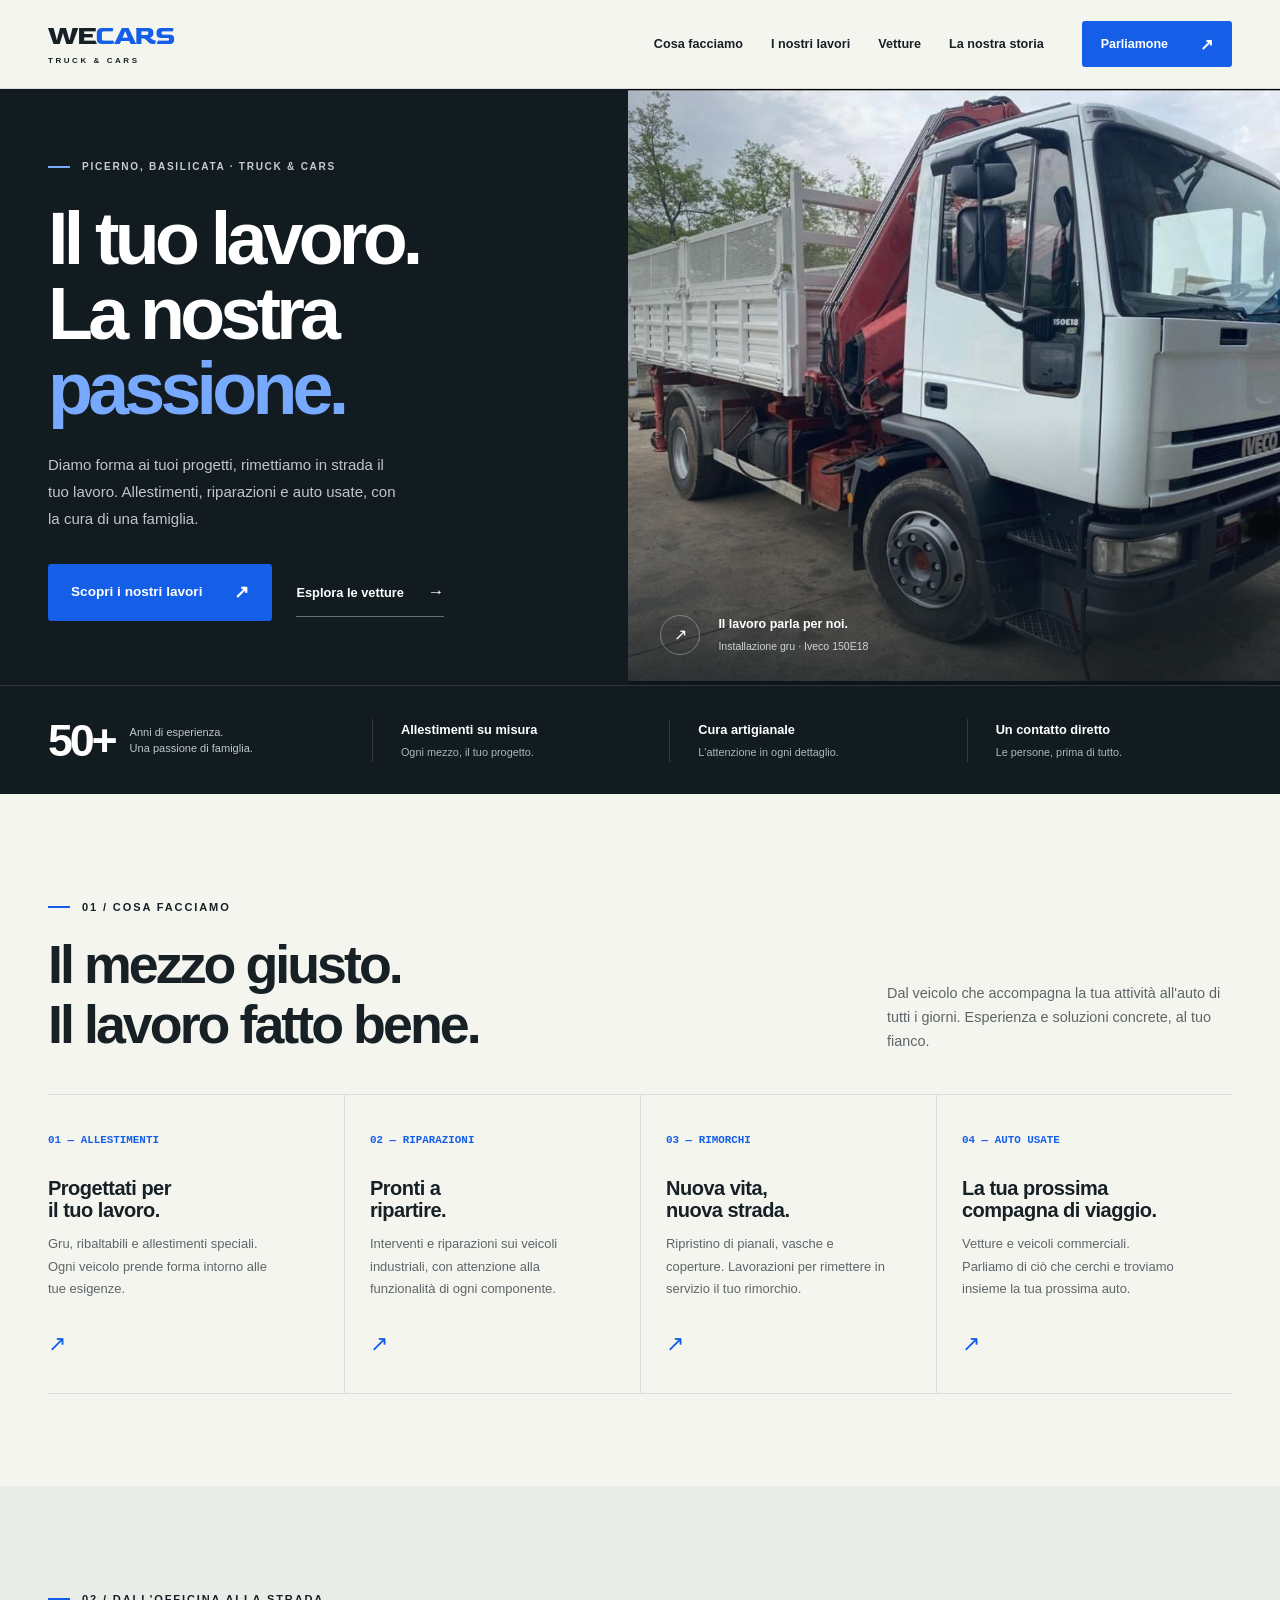
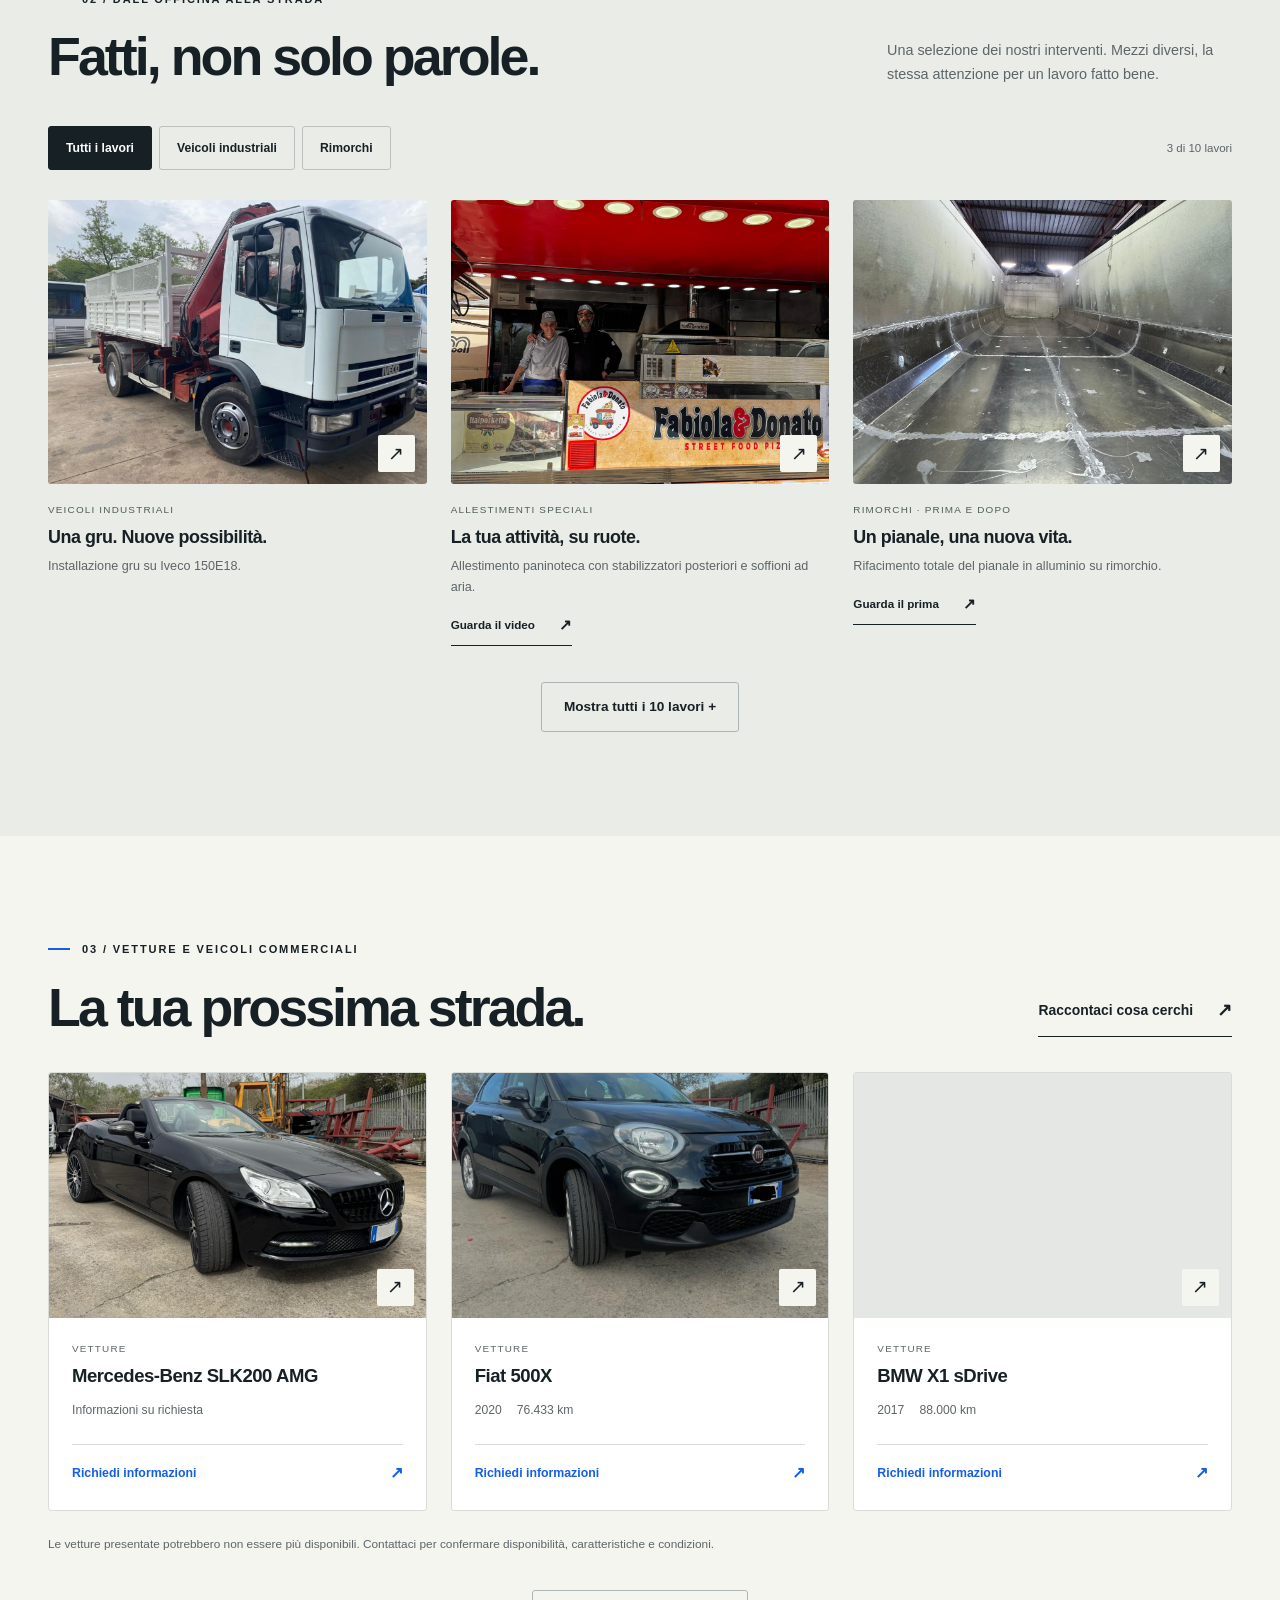
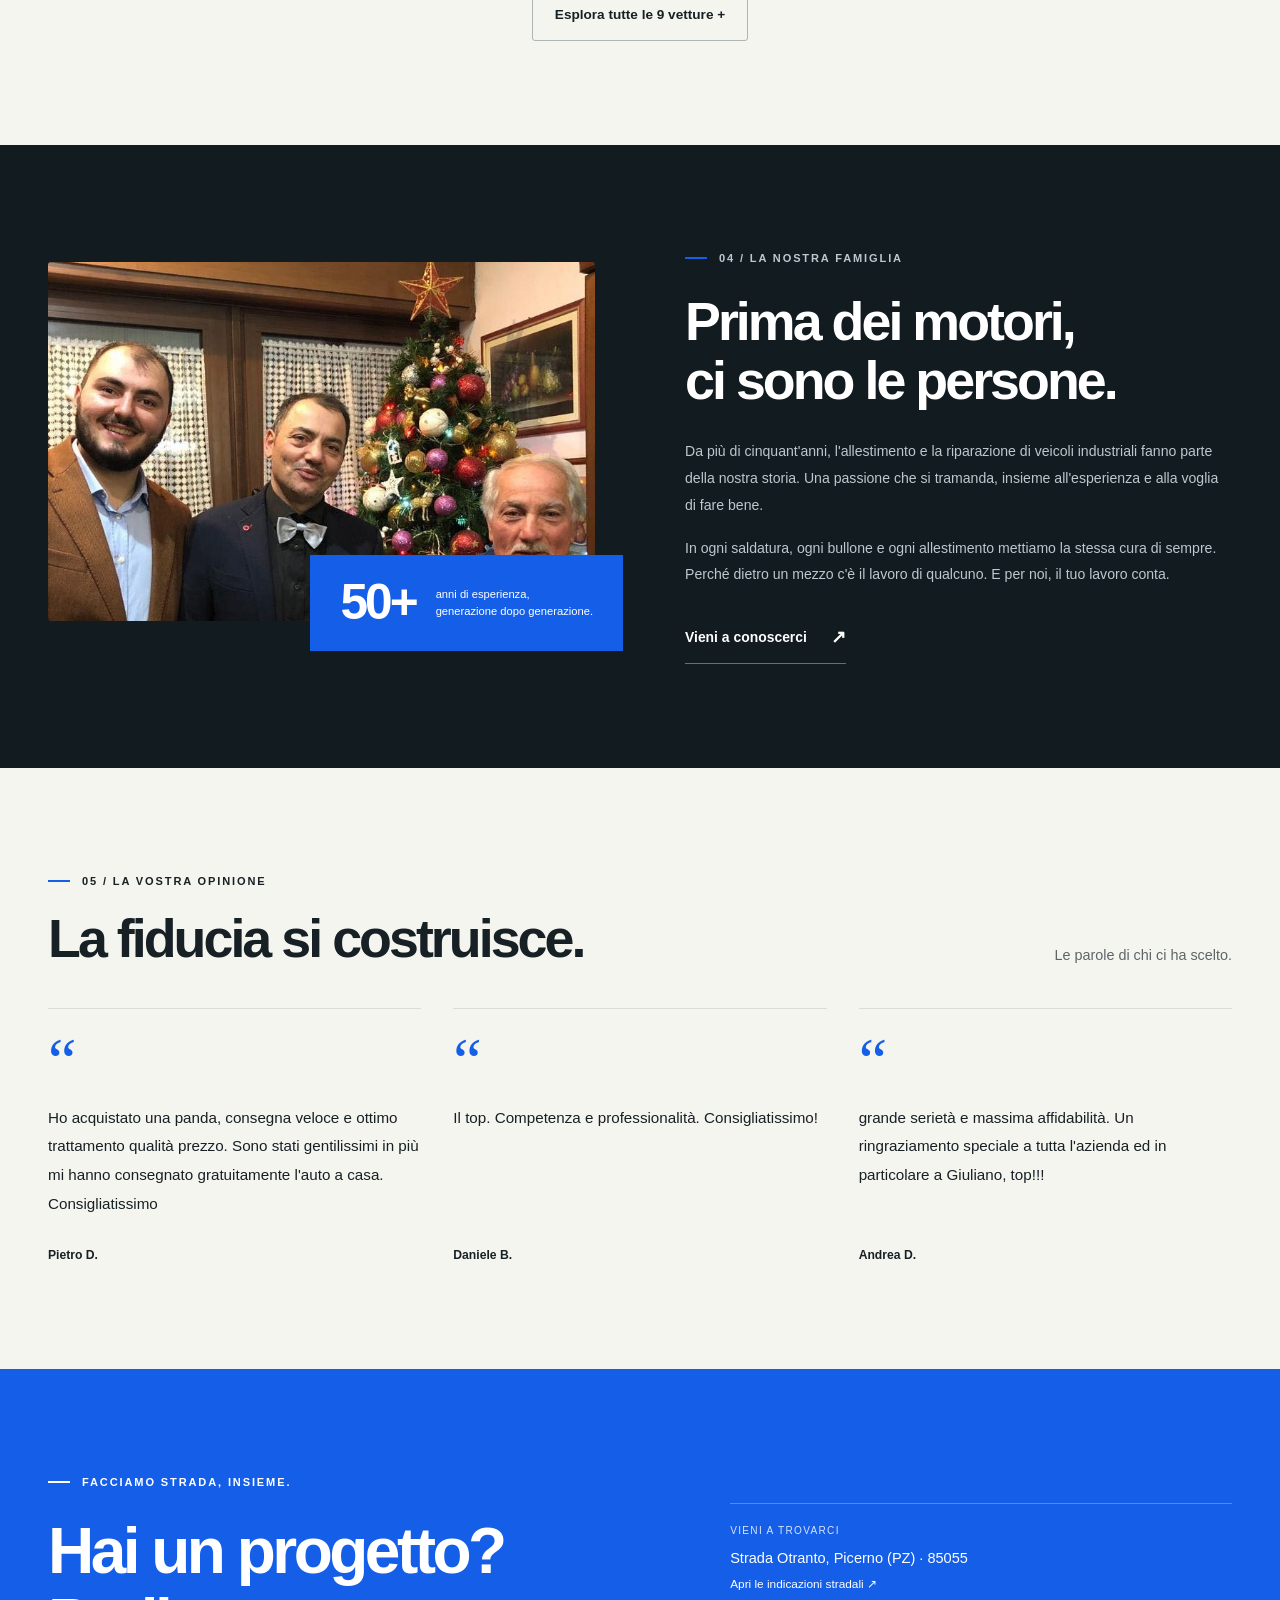
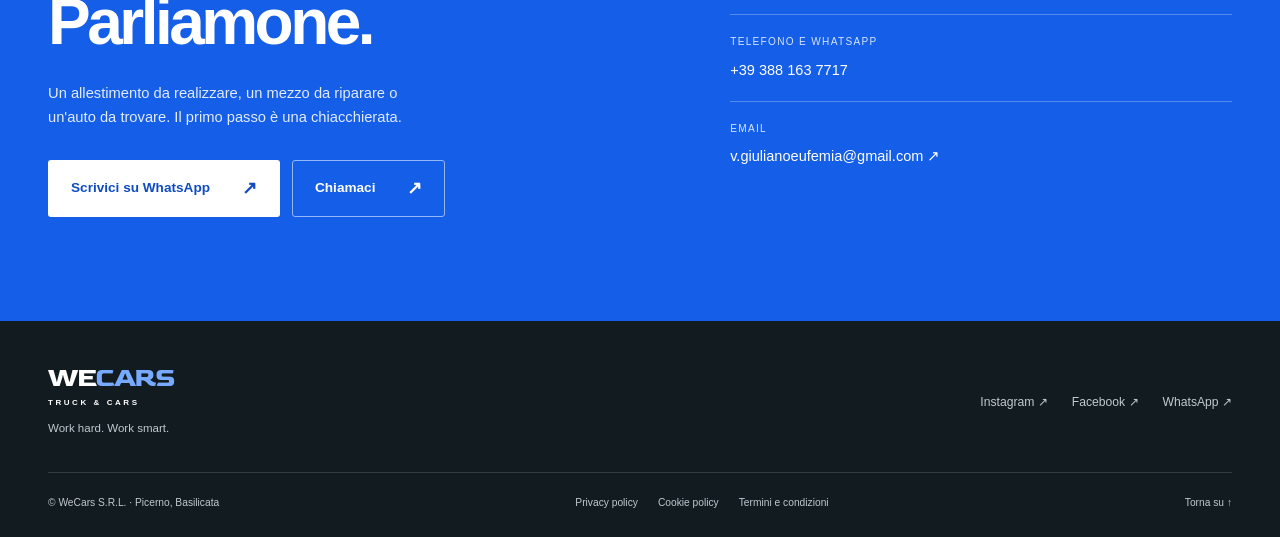
<file: index.html>
<!DOCTYPE html>
<html lang="it">
<head>
  <meta charset="UTF-8">
  <meta name="viewport" content="width=device-width, initial-scale=1">
  <title>WeCars | Auto usate e allestimenti veicoli industriali a Picerno</title>
  <meta name="description" content="WeCars a Picerno: vendita auto usate, allestimento e riparazione di veicoli industriali e rimorchi. Oltre 50 anni di esperienza, una passione di famiglia.">
  <meta name="theme-color" content="#121b20">
  <link rel="canonical" href="https://www.wecars.it/">
  <link rel="icon" href="./favicon.ico" type="image/x-icon">
  <link rel="preload" href="./fonts/goldman-v21-latin-700.woff2" as="font" type="font/woff2" crossorigin>
  <link rel="stylesheet" href="./style.css">
  <meta property="og:locale" content="it_IT">
  <meta property="og:type" content="website">
  <meta property="og:site_name" content="WeCars">
  <meta property="og:title" content="WeCars — Il tuo lavoro. La nostra passione.">
  <meta property="og:description" content="Auto usate, allestimenti e riparazioni di veicoli industriali. A Picerno, da oltre 50 anni.">
  <meta property="og:url" content="https://www.wecars.it/">
  <meta property="og:image" content="https://www.wecars.it/images/header.jpg">
  <meta property="og:image:alt" content="WeCars Truck & Cars">
  <script src="./script.js" defer></script>
</head>
<body>
  <a class="skip-link" href="#contenuto">Vai al contenuto</a>
  <header class="site-header">
    <div class="container header-inner">
      <a class="brand" href="./index.html" aria-label="WeCars, homepage"><span class="brand-name">WE<b>CARS</b></span><span class="brand-caption">TRUCK &amp; CARS</span></a>
      <button class="menu-toggle" type="button" aria-expanded="false" aria-controls="site-nav">Menu <span aria-hidden="true">☰</span></button>
      <nav class="site-nav" id="site-nav" aria-label="Navigazione principale">
        <a href="./index.html#servizi">Cosa facciamo</a>
        <a href="./index.html#lavori">I nostri lavori</a>
        <a href="./index.html#vetture">Vetture</a>
        <a href="./index.html#chi-siamo">La nostra storia</a>
        <a class="button" href="./index.html#contatti">Parliamone <span aria-hidden="true">↗</span></a>
      </nav>
    </div>
  </header>
  <main id="contenuto">
    <section class="hero" aria-labelledby="hero-title">
      <div class="container hero-main">
        <div class="hero-copy">
          <p class="eyebrow">Picerno, Basilicata · Truck &amp; Cars</p>
          <h1 id="hero-title">Il tuo lavoro.<br>La nostra<br><em>passione.</em></h1>
          <p class="hero-description">Diamo forma ai tuoi progetti, rimettiamo in strada il tuo lavoro. Allestimenti, riparazioni e auto usate, con la cura di una famiglia.</p>
          <div class="hero-actions">
            <a class="button" href="#lavori">Scopri i nostri lavori <span aria-hidden="true">↗</span></a>
            <a class="text-link" href="#vetture">Esplora le vetture <span aria-hidden="true">→</span></a>
          </div>
        </div>
        <figure class="hero-visual">
          <img src="./images/ind002-1.jpg" alt="Iveco 150E18 con gru allestito da WeCars, nel piazzale dell'officina" width="1179" height="892" fetchpriority="high">
          <figcaption class="photo-caption"><span aria-hidden="true">↗</span><p>Il lavoro parla per noi.<small>Installazione gru · Iveco 150E18</small></p></figcaption>
        </figure>
      </div>
      <div class="hero-foot">
        <div class="container hero-foot-inner">
          <div class="heritage-stat"><strong>50+</strong><span>Anni di esperienza.<br>Una passione di famiglia.</span></div>
          <div class="hero-value"><strong>Allestimenti su misura</strong><span>Ogni mezzo, il tuo progetto.</span></div>
          <div class="hero-value"><strong>Cura artigianale</strong><span>L'attenzione in ogni dettaglio.</span></div>
          <div class="hero-value"><strong>Un contatto diretto</strong><span>Le persone, prima di tutto.</span></div>
        </div>
      </div>
    </section>

    <section class="section services" id="servizi" aria-labelledby="services-title">
      <div class="container">
        <div class="section-heading">
          <div><p class="eyebrow">01 / Cosa facciamo</p><h2 id="services-title">Il mezzo giusto.<br>Il lavoro fatto bene.</h2></div>
          <p class="section-intro">Dal veicolo che accompagna la tua attività all'auto di tutti i giorni. Esperienza e soluzioni concrete, al tuo fianco.</p>
        </div>
        <div class="service-grid">
          <a class="service-card" href="#lavori"><span class="service-number">01 — ALLESTIMENTI</span><h3>Progettati per<br>il tuo lavoro.</h3><p>Gru, ribaltabili e allestimenti speciali. Ogni veicolo prende forma intorno alle tue esigenze.</p><span class="service-arrow" aria-hidden="true">↗</span></a>
          <a class="service-card" href="#contatti"><span class="service-number">02 — RIPARAZIONI</span><h3>Pronti a<br>ripartire.</h3><p>Interventi e riparazioni sui veicoli industriali, con attenzione alla funzionalità di ogni componente.</p><span class="service-arrow" aria-hidden="true">↗</span></a>
          <a class="service-card" href="#lavori"><span class="service-number">03 — RIMORCHI</span><h3>Nuova vita,<br>nuova strada.</h3><p>Ripristino di pianali, vasche e coperture. Lavorazioni per rimettere in servizio il tuo rimorchio.</p><span class="service-arrow" aria-hidden="true">↗</span></a>
          <a class="service-card" href="#vetture"><span class="service-number">04 — AUTO USATE</span><h3>La tua prossima<br>compagna di viaggio.</h3><p>Vetture e veicoli commerciali. Parliamo di ciò che cerchi e troviamo insieme la tua prossima auto.</p><span class="service-arrow" aria-hidden="true">↗</span></a>
        </div>
      </div>
    </section>

    <section class="section works" id="lavori" aria-labelledby="works-title">
      <div class="container">
        <div class="section-heading">
          <div><p class="eyebrow">02 / Dall'officina alla strada</p><h2 id="works-title">Fatti, non solo parole.</h2></div>
          <p class="section-intro">Una selezione dei nostri interventi. Mezzi diversi, la stessa attenzione per un lavoro fatto bene.</p>
        </div>
        <div class="filter-row" hidden>
          <div class="filters" role="group" aria-label="Filtra i lavori per categoria">
            <button class="filter" type="button" data-filter="all" aria-pressed="true" aria-controls="project-grid">Tutti i lavori</button>
            <button class="filter" type="button" data-filter="industriali" aria-pressed="false" aria-controls="project-grid">Veicoli industriali</button>
            <button class="filter" type="button" data-filter="rimorchi" aria-pressed="false" aria-controls="project-grid">Rimorchi</button>
          </div>
          <p class="result-count" id="project-count" role="status" aria-live="polite"></p>
        </div>
        <div class="project-grid" id="project-grid">
          <article class="project-card" data-category="industriali" data-gallery>
            <a class="project-image" href="./images/ind002-1.jpg" data-media data-title="Iveco 150E18 con gru installata" aria-label="Ingrandisci: Iveco 150E18 con gru installata">
              <img src="./images/ind002-1.jpg" alt="Iveco 150E18 con gru installata" width="1179" height="892" loading="lazy" decoding="async">
              <span class="image-open" aria-hidden="true">↗</span>
            </a>
            <p class="project-kind">Veicoli industriali</p>
            <h3>Una gru. Nuove possibilità.</h3>
            <p>Installazione gru su Iveco 150E18.</p>

          </article>
          <article class="project-card" data-category="industriali" data-gallery>
            <a class="project-image" href="./images/ind001-1.jpg" data-media data-title="Paninoteca allestita da WeCars" aria-label="Ingrandisci: Paninoteca allestita da WeCars">
              <img src="./images/ind001-1.jpg" alt="Paninoteca allestita da WeCars" width="1200" height="1600" loading="lazy" decoding="async">
              <span class="image-open" aria-hidden="true">↗</span>
            </a>
            <p class="project-kind">Allestimenti speciali</p>
            <h3>La tua attività, su ruote.</h3>
            <p>Allestimento paninoteca con stabilizzatori posteriori e soffioni ad aria.</p>
            <a class="text-link" href="./images/indvid001.mp4" data-media data-title="Paninoteca: stabilizzatori posteriori e soffioni ad aria">Guarda il video <span aria-hidden="true">↗</span></a>
          </article>
          <article class="project-card" data-category="rimorchi" data-gallery>
            <a class="project-image" href="./images/rim01-1.jpg" data-media data-title="Dopo: pianale in alluminio del rimorchio" aria-label="Ingrandisci: Dopo: pianale in alluminio del rimorchio">
              <img src="./images/rim01-1.jpg" alt="Dopo: pianale in alluminio del rimorchio" width="1200" height="1600" loading="lazy" decoding="async">
              <span class="image-open" aria-hidden="true">↗</span>
            </a>
            <p class="project-kind">Rimorchi · Prima e dopo</p>
            <h3>Un pianale, una nuova vita.</h3>
            <p>Rifacimento totale del pianale in alluminio su rimorchio.</p>
            <a class="text-link" href="./images/rim01.jpg" data-media data-title="Prima: pianale del rimorchio da ripristinare">Guarda il prima <span aria-hidden="true">↗</span></a>
          </article>
          <article class="project-card" data-category="industriali" data-gallery>
            <a class="project-image video-tile" href="./images/indvid003.mp4" data-media data-title="MAN TGA 26.400" aria-label="Apri il video: MAN TGA 26.400">
              <span>Dentro il nostro lavoro</span><span class="play-symbol" aria-hidden="true">▷</span>
              <strong>MAN TGA 26.400</strong><span class="image-open" aria-hidden="true">↗</span>
            </a>
            <p class="project-kind">Veicoli industriali</p>
            <h3>MAN TGA 26.400</h3>
            <p>Carrellone con rampe e stabilizzatori posteriori idraulici, lucidatura della cabina e cassetta porta attrezzi.</p>

          </article>
          <article class="project-card" data-category="industriali" data-gallery>
            <a class="project-image video-tile" href="./images/indvid004.mp4" data-media data-title="Ribaltabile Iveco 4×4" aria-label="Apri il video: Ribaltabile Iveco 4×4">
              <span>Dentro il nostro lavoro</span><span class="play-symbol" aria-hidden="true">▷</span>
              <strong>Ribaltabile Iveco 4×4</strong><span class="image-open" aria-hidden="true">↗</span>
            </a>
            <p class="project-kind">Veicoli industriali</p>
            <h3>Ribaltabile Iveco 4×4</h3>
            <p>Allestimento ribaltabile su Iveco 4×4.</p>

          </article>
          <article class="project-card" data-category="rimorchi" data-gallery>
            <a class="project-image video-tile" href="./images/rimvid002.mp4" data-media data-title="Vasca Comec" aria-label="Apri il video: Vasca Comec">
              <span>Dentro il nostro lavoro</span><span class="play-symbol" aria-hidden="true">▷</span>
              <strong>Vasca Comec</strong><span class="image-open" aria-hidden="true">↗</span>
            </a>
            <p class="project-kind">Rimorchi</p>
            <h3>Vasca Comec</h3>
            <p>Rifacimento totale della vasca.</p>

          </article>
          <article class="project-card" data-category="rimorchi" data-gallery>
            <a class="project-image" href="./images/rim03.jpg" data-media data-title="Tetto copri e scopri installato su rimorchio" aria-label="Ingrandisci: Tetto copri e scopri installato su rimorchio">
              <img src="./images/rim03.jpg" alt="Tetto copri e scopri installato su rimorchio" width="894" height="1239" loading="lazy" decoding="async">
              <span class="image-open" aria-hidden="true">↗</span>
            </a>
            <p class="project-kind">Rimorchi</p>
            <h3>Copri e scopri</h3>
            <p>Installazione del tetto copri e scopri su rimorchio.</p>

          </article>
          <article class="project-card" data-category="rimorchi" data-gallery>
            <a class="project-image" href="./images/rim04.jpg" data-media data-title="Pianale del rimorchio Menci dopo il rifacimento" aria-label="Ingrandisci: Pianale del rimorchio Menci dopo il rifacimento">
              <img src="./images/rim04.jpg" alt="Pianale del rimorchio Menci dopo il rifacimento" width="906" height="1600" loading="lazy" decoding="async">
              <span class="image-open" aria-hidden="true">↗</span>
            </a>
            <p class="project-kind">Rimorchi</p>
            <h3>Pianale Menci</h3>
            <p>Rifacimento totale del pianale del rimorchio.</p>

          </article>
          <article class="project-card" data-category="rimorchi" data-gallery>
            <a class="project-image" href="./images/rim05.jpg" data-media data-title="Copertura copri e scopri su rimorchio a quattro assi" aria-label="Ingrandisci: Copertura copri e scopri su rimorchio a quattro assi">
              <img src="./images/rim05.jpg" alt="Copertura copri e scopri su rimorchio a quattro assi" width="1179" height="1600" loading="lazy" decoding="async">
              <span class="image-open" aria-hidden="true">↗</span>
            </a>
            <p class="project-kind">Rimorchi</p>
            <h3>Copertura su quattro assi</h3>
            <p>Installazione del tetto copri e scopri su quattro assi.</p>

          </article>
          <article class="project-card" data-category="rimorchi" data-gallery>
            <a class="project-image" href="./images/rim06.jpg" data-media data-title="Frontale modificato del rimorchio Pagano" aria-label="Ingrandisci: Frontale modificato del rimorchio Pagano">
              <img src="./images/rim06.jpg" alt="Frontale modificato del rimorchio Pagano" width="942" height="1600" loading="lazy" decoding="async">
              <span class="image-open" aria-hidden="true">↗</span>
            </a>
            <p class="project-kind">Rimorchi</p>
            <h3>Frontale Pagano</h3>
            <p>Modifica del frontale del rimorchio Pagano.</p>

          </article>
        </div>
        <div class="more-row"><button class="button button-outline" id="more-projects" type="button" aria-expanded="false" aria-controls="project-grid" hidden>Mostra tutti i lavori +</button></div>
      </div>
    </section>

    <section class="section cars" id="vetture" aria-labelledby="cars-title">
      <div class="container">
        <div class="section-heading">
          <div><p class="eyebrow">03 / Vetture e veicoli commerciali</p><h2 id="cars-title">La tua prossima strada.</h2></div>
          <a class="text-link" href="https://wa.me/393881637717?text=Ciao%20WeCars%2C%20sto%20cercando%20un%27auto.%20Potete%20aiutarmi%3F" target="_blank" rel="noopener noreferrer">Raccontaci cosa cerchi <span aria-hidden="true">↗</span></a>
        </div>
        <div class="car-grid" id="car-grid">
          <article class="car-card">
            <a class="car-image" href="./images/vett09.jpg" data-media data-title="Mercedes-Benz SLK200 AMG" aria-label="Ingrandisci la foto: Mercedes-Benz SLK200 AMG">
              <img src="./images/vett09.jpg" alt="Mercedes-Benz SLK200 AMG fotografata nel piazzale WeCars" width="1200" height="1600" loading="lazy" decoding="async">
              <span class="image-open" aria-hidden="true">↗</span>
            </a>
            <div class="car-body">
              <p class="car-label">Vetture</p>
              <h3>Mercedes-Benz SLK200 AMG</h3>
              <p class="car-specs"><span>Informazioni su richiesta</span></p>
              <a class="text-link" href="https://wa.me/393881637717?text=Ciao%20WeCars%2C%20vorrei%20informazioni%20e%20disponibilit%C3%A0%20per%20Mercedes-Benz%20SLK200%20AMG." target="_blank" rel="noopener noreferrer" aria-label="Chiedi informazioni su Mercedes-Benz SLK200 AMG tramite WhatsApp">Richiedi informazioni <span aria-hidden="true">↗</span></a>
            </div>
          </article>
          <article class="car-card">
            <a class="car-image" href="./images/vett01.jpg" data-media data-title="Fiat 500X" aria-label="Ingrandisci la foto: Fiat 500X">
              <img src="./images/vett01.jpg" alt="Fiat 500X fotografata nel piazzale WeCars" width="1179" height="948" loading="lazy" decoding="async">
              <span class="image-open" aria-hidden="true">↗</span>
            </a>
            <div class="car-body">
              <p class="car-label">Vetture</p>
              <h3>Fiat 500X</h3>
              <p class="car-specs"><span>2020</span><span>76.433 km</span></p>
              <a class="text-link" href="https://wa.me/393881637717?text=Ciao%20WeCars%2C%20vorrei%20informazioni%20e%20disponibilit%C3%A0%20per%20Fiat%20500X." target="_blank" rel="noopener noreferrer" aria-label="Chiedi informazioni su Fiat 500X tramite WhatsApp">Richiedi informazioni <span aria-hidden="true">↗</span></a>
            </div>
          </article>
          <article class="car-card">
            <a class="car-image" href="./images/vett07.jpg" data-media data-title="BMW X1 sDrive" aria-label="Ingrandisci la foto: BMW X1 sDrive">
              <img src="./images/vett07.jpg" alt="BMW X1 sDrive fotografata nel piazzale WeCars" width="1179" height="1147" loading="lazy" decoding="async">
              <span class="image-open" aria-hidden="true">↗</span>
            </a>
            <div class="car-body">
              <p class="car-label">Vetture</p>
              <h3>BMW X1 sDrive</h3>
              <p class="car-specs"><span>2017</span><span>88.000 km</span></p>
              <a class="text-link" href="https://wa.me/393881637717?text=Ciao%20WeCars%2C%20vorrei%20informazioni%20e%20disponibilit%C3%A0%20per%20BMW%20X1%20sDrive." target="_blank" rel="noopener noreferrer" aria-label="Chiedi informazioni su BMW X1 sDrive tramite WhatsApp">Richiedi informazioni <span aria-hidden="true">↗</span></a>
            </div>
          </article>
          <article class="car-card">
            <a class="car-image" href="./images/vett08.jpg" data-media data-title="Fiat Strada" aria-label="Ingrandisci la foto: Fiat Strada">
              <img src="./images/vett08.jpg" alt="Fiat Strada fotografata nel piazzale WeCars" width="1200" height="1600" loading="lazy" decoding="async">
              <span class="image-open" aria-hidden="true">↗</span>
            </a>
            <div class="car-body">
              <p class="car-label">Veicoli commerciali</p>
              <h3>Fiat Strada</h3>
              <p class="car-specs"><span>2010</span></p>
              <a class="text-link" href="https://wa.me/393881637717?text=Ciao%20WeCars%2C%20vorrei%20informazioni%20e%20disponibilit%C3%A0%20per%20Fiat%20Strada." target="_blank" rel="noopener noreferrer" aria-label="Chiedi informazioni su Fiat Strada tramite WhatsApp">Richiedi informazioni <span aria-hidden="true">↗</span></a>
            </div>
          </article>
          <article class="car-card">
            <a class="car-image" href="./images/vett02.jpg" data-media data-title="Renault Trafic isotermico" aria-label="Ingrandisci la foto: Renault Trafic isotermico">
              <img src="./images/vett02.jpg" alt="Renault Trafic isotermico fotografata nel piazzale WeCars" width="1179" height="986" loading="lazy" decoding="async">
              <span class="image-open" aria-hidden="true">↗</span>
            </a>
            <div class="car-body">
              <p class="car-label">Veicoli commerciali</p>
              <h3>Renault Trafic isotermico</h3>
              <p class="car-specs"><span>2017</span><span>112.384 km</span></p>
              <a class="text-link" href="https://wa.me/393881637717?text=Ciao%20WeCars%2C%20vorrei%20informazioni%20e%20disponibilit%C3%A0%20per%20Renault%20Trafic%20isotermico." target="_blank" rel="noopener noreferrer" aria-label="Chiedi informazioni su Renault Trafic isotermico tramite WhatsApp">Richiedi informazioni <span aria-hidden="true">↗</span></a>
            </div>
          </article>
          <article class="car-card">
            <a class="car-image" href="./images/vett03.jpg" data-media data-title="Volkswagen T-Cross" aria-label="Ingrandisci la foto: Volkswagen T-Cross">
              <img src="./images/vett03.jpg" alt="Volkswagen T-Cross fotografata nel piazzale WeCars" width="1179" height="1046" loading="lazy" decoding="async">
              <span class="image-open" aria-hidden="true">↗</span>
            </a>
            <div class="car-body">
              <p class="car-label">Vetture</p>
              <h3>Volkswagen T-Cross</h3>
              <p class="car-specs"><span>2020</span><span>39.667 km</span></p>
              <a class="text-link" href="https://wa.me/393881637717?text=Ciao%20WeCars%2C%20vorrei%20informazioni%20e%20disponibilit%C3%A0%20per%20Volkswagen%20T-Cross." target="_blank" rel="noopener noreferrer" aria-label="Chiedi informazioni su Volkswagen T-Cross tramite WhatsApp">Richiedi informazioni <span aria-hidden="true">↗</span></a>
            </div>
          </article>
          <article class="car-card">
            <a class="car-image" href="./images/vett04.jpg" data-media data-title="Fiat Doblò personalizzato" aria-label="Ingrandisci la foto: Fiat Doblò personalizzato">
              <img src="./images/vett04.jpg" alt="Fiat Doblò personalizzato fotografata nel piazzale WeCars" width="1082" height="1105" loading="lazy" decoding="async">
              <span class="image-open" aria-hidden="true">↗</span>
            </a>
            <div class="car-body">
              <p class="car-label">Veicoli commerciali</p>
              <h3>Fiat Doblò personalizzato</h3>
              <p class="car-specs"><span>2017</span><span>72.626 km</span></p>
              <a class="text-link" href="https://wa.me/393881637717?text=Ciao%20WeCars%2C%20vorrei%20informazioni%20e%20disponibilit%C3%A0%20per%20Fiat%20Dobl%C3%B2%20personalizzato." target="_blank" rel="noopener noreferrer" aria-label="Chiedi informazioni su Fiat Doblò personalizzato tramite WhatsApp">Richiedi informazioni <span aria-hidden="true">↗</span></a>
            </div>
          </article>
          <article class="car-card">
            <a class="car-image" href="./images/vett05.jpg" data-media data-title="Fiat Strada 1.3 MTJ" aria-label="Ingrandisci la foto: Fiat Strada 1.3 MTJ">
              <img src="./images/vett05.jpg" alt="Fiat Strada 1.3 MTJ fotografata nel piazzale WeCars" width="1179" height="1208" loading="lazy" decoding="async">
              <span class="image-open" aria-hidden="true">↗</span>
            </a>
            <div class="car-body">
              <p class="car-label">Veicoli commerciali</p>
              <h3>Fiat Strada 1.3 MTJ</h3>
              <p class="car-specs"><span>2011</span><span>154.327 km</span></p>
              <a class="text-link" href="https://wa.me/393881637717?text=Ciao%20WeCars%2C%20vorrei%20informazioni%20e%20disponibilit%C3%A0%20per%20Fiat%20Strada%201.3%20MTJ." target="_blank" rel="noopener noreferrer" aria-label="Chiedi informazioni su Fiat Strada 1.3 MTJ tramite WhatsApp">Richiedi informazioni <span aria-hidden="true">↗</span></a>
            </div>
          </article>
          <article class="car-card">
            <a class="car-image" href="./images/vett06.jpg" data-media data-title="Fiat Ducato 2.2" aria-label="Ingrandisci la foto: Fiat Ducato 2.2">
              <img src="./images/vett06.jpg" alt="Fiat Ducato 2.2 fotografata nel piazzale WeCars" width="1179" height="1302" loading="lazy" decoding="async">
              <span class="image-open" aria-hidden="true">↗</span>
            </a>
            <div class="car-body">
              <p class="car-label">Veicoli commerciali</p>
              <h3>Fiat Ducato 2.2</h3>
              <p class="car-specs"><span>2012</span><span>134.688 km</span></p>
              <a class="text-link" href="https://wa.me/393881637717?text=Ciao%20WeCars%2C%20vorrei%20informazioni%20e%20disponibilit%C3%A0%20per%20Fiat%20Ducato%202.2." target="_blank" rel="noopener noreferrer" aria-label="Chiedi informazioni su Fiat Ducato 2.2 tramite WhatsApp">Richiedi informazioni <span aria-hidden="true">↗</span></a>
            </div>
          </article>
        </div>
        <p class="availability-note">Le vetture presentate potrebbero non essere più disponibili. Contattaci per confermare disponibilità, caratteristiche e condizioni.</p>
        <div class="more-row"><button class="button button-outline" id="more-cars" type="button" aria-expanded="false" aria-controls="car-grid" hidden>Esplora tutte le vetture +</button></div>
      </div>
    </section>

    <section class="section story" id="chi-siamo" aria-labelledby="story-title">
      <div class="container story-grid">
        <div class="story-image">
          <img src="./images/family.jpg" alt="La famiglia WeCars riunita" width="767" height="504" loading="lazy" decoding="async">
          <div class="story-badge"><strong>50+</strong><span>anni di esperienza,<br>generazione dopo generazione.</span></div>
        </div>
        <div class="story-copy">
          <p class="eyebrow">04 / La nostra famiglia</p>
          <h2 id="story-title">Prima dei motori,<br>ci sono le persone.</h2>
          <p>Da più di cinquant'anni, l'allestimento e la riparazione di veicoli industriali fanno parte della nostra storia. Una passione che si tramanda, insieme all'esperienza e alla voglia di fare bene.</p>
          <p>In ogni saldatura, ogni bullone e ogni allestimento mettiamo la stessa cura di sempre. Perché dietro un mezzo c'è il lavoro di qualcuno. E per noi, il tuo lavoro conta.</p>
          <a class="text-link" href="#contatti">Vieni a conoscerci <span aria-hidden="true">↗</span></a>
        </div>
      </div>
    </section>

    <section class="section reviews" aria-labelledby="reviews-title">
      <div class="container">
        <div class="section-heading">
          <div><p class="eyebrow">05 / La vostra opinione</p><h2 id="reviews-title">La fiducia si costruisce.</h2></div>
          <p class="section-intro">Le parole di chi ci ha scelto.</p>
        </div>
        <div class="review-grid">
          <figure class="review"><span class="quote-mark" aria-hidden="true">“</span><blockquote>Ho acquistato una panda, consegna veloce e ottimo trattamento qualità prezzo. Sono stati gentilissimi in più mi hanno consegnato gratuitamente l'auto a casa. Consigliatissimo</blockquote><figcaption>Pietro D.</figcaption></figure>
          <figure class="review"><span class="quote-mark" aria-hidden="true">“</span><blockquote>Il top. Competenza e professionalità. Consigliatissimo!</blockquote><figcaption>Daniele B.</figcaption></figure>
          <figure class="review"><span class="quote-mark" aria-hidden="true">“</span><blockquote>grande serietà e massima affidabilità. Un ringraziamento speciale a tutta l'azienda ed in particolare a Giuliano, top!!!</blockquote><figcaption>Andrea D.</figcaption></figure>
        </div>
      </div>
    </section>

    <section class="section contact" id="contatti" aria-labelledby="contact-title">
      <div class="container contact-grid">
        <div>
          <p class="eyebrow">Facciamo strada, insieme.</p>
          <h2 id="contact-title">Hai un progetto?<br>Parliamone.</h2>
          <p class="contact-intro">Un allestimento da realizzare, un mezzo da riparare o un'auto da trovare. Il primo passo è una chiacchierata.</p>
          <div class="contact-actions">
            <a class="button" href="https://wa.me/393881637717" target="_blank" rel="noopener noreferrer">Scrivici su WhatsApp <span aria-hidden="true">↗</span></a>
            <a class="button button-outline" href="tel:+393881637717">Chiamaci <span aria-hidden="true">↗</span></a>
          </div>
        </div>
        <dl class="contact-details">
          <div class="contact-detail"><dt>Vieni a trovarci</dt><dd><a href="https://maps.app.goo.gl/wLmEABxz92NdRhUZ9" target="_blank" rel="noopener noreferrer">Strada Otranto, Picerno (PZ) · 85055<small>Apri le indicazioni stradali ↗</small></a></dd></div>
          <div class="contact-detail"><dt>Telefono e WhatsApp</dt><dd><a href="tel:+393881637717">+39 388 163 7717</a></dd></div>
          <div class="contact-detail"><dt>Email</dt><dd><a href="mailto:v.giulianoeufemia@gmail.com">v.giulianoeufemia@gmail.com ↗</a></dd></div>
        </dl>
      </div>
    </section>
  </main>
  <footer class="site-footer">
    <div class="container">
      <div class="footer-top">
        <div>
          <a class="brand" href="./index.html" aria-label="WeCars, homepage"><span class="brand-name">WE<b>CARS</b></span><span class="brand-caption">TRUCK &amp; CARS</span></a>
          <p class="footer-tagline">Work hard. Work smart.</p>
        </div>
        <nav class="social-links" aria-label="Seguici sui social">
          <a href="https://www.instagram.com/wecarss/" target="_blank" rel="noopener noreferrer">Instagram ↗</a>
          <a href="https://www.facebook.com/WeCarsItaly?locale=it_IT" target="_blank" rel="noopener noreferrer">Facebook ↗</a>
          <a href="https://wa.me/393881637717" target="_blank" rel="noopener noreferrer">WhatsApp ↗</a>
        </nav>
      </div>
      <div class="footer-bottom">
        <p>© WeCars S.R.L. · Picerno, Basilicata</p>
        <nav class="legal-links" aria-label="Informazioni legali">
          <a href="./privacy-policy.html">Privacy policy</a>
          <a href="./cookie-policy.html">Cookie policy</a>
          <a href="./termini-e-condizioni.html">Termini e condizioni</a>
        </nav>
        <a href="#contenuto">Torna su ↑</a>
      </div>
    </div>
  </footer>
  <dialog class="media-dialog" id="media-dialog" aria-labelledby="dialog-title">
    <div class="dialog-header"><h2 id="dialog-title">I nostri lavori</h2><button class="dialog-close" type="button" aria-label="Chiudi la galleria" autofocus>✕</button></div>
    <div class="dialog-media"></div>
    <p class="dialog-status" role="status"></p>
    <div class="dialog-footer">
      <a id="media-original" href="./images/ind002-1.jpg" target="_blank" rel="noopener noreferrer">Apri il file originale ↗</a>
      <div class="dialog-navigation">
        <button class="dialog-arrow" type="button" data-direction="-1" aria-label="Contenuto precedente">←</button>
        <span class="dialog-counter" aria-live="polite"></span>
        <button class="dialog-arrow" type="button" data-direction="1" aria-label="Contenuto successivo">→</button>
      </div>
    </div>
  </dialog>
</body>
</html>
</file>
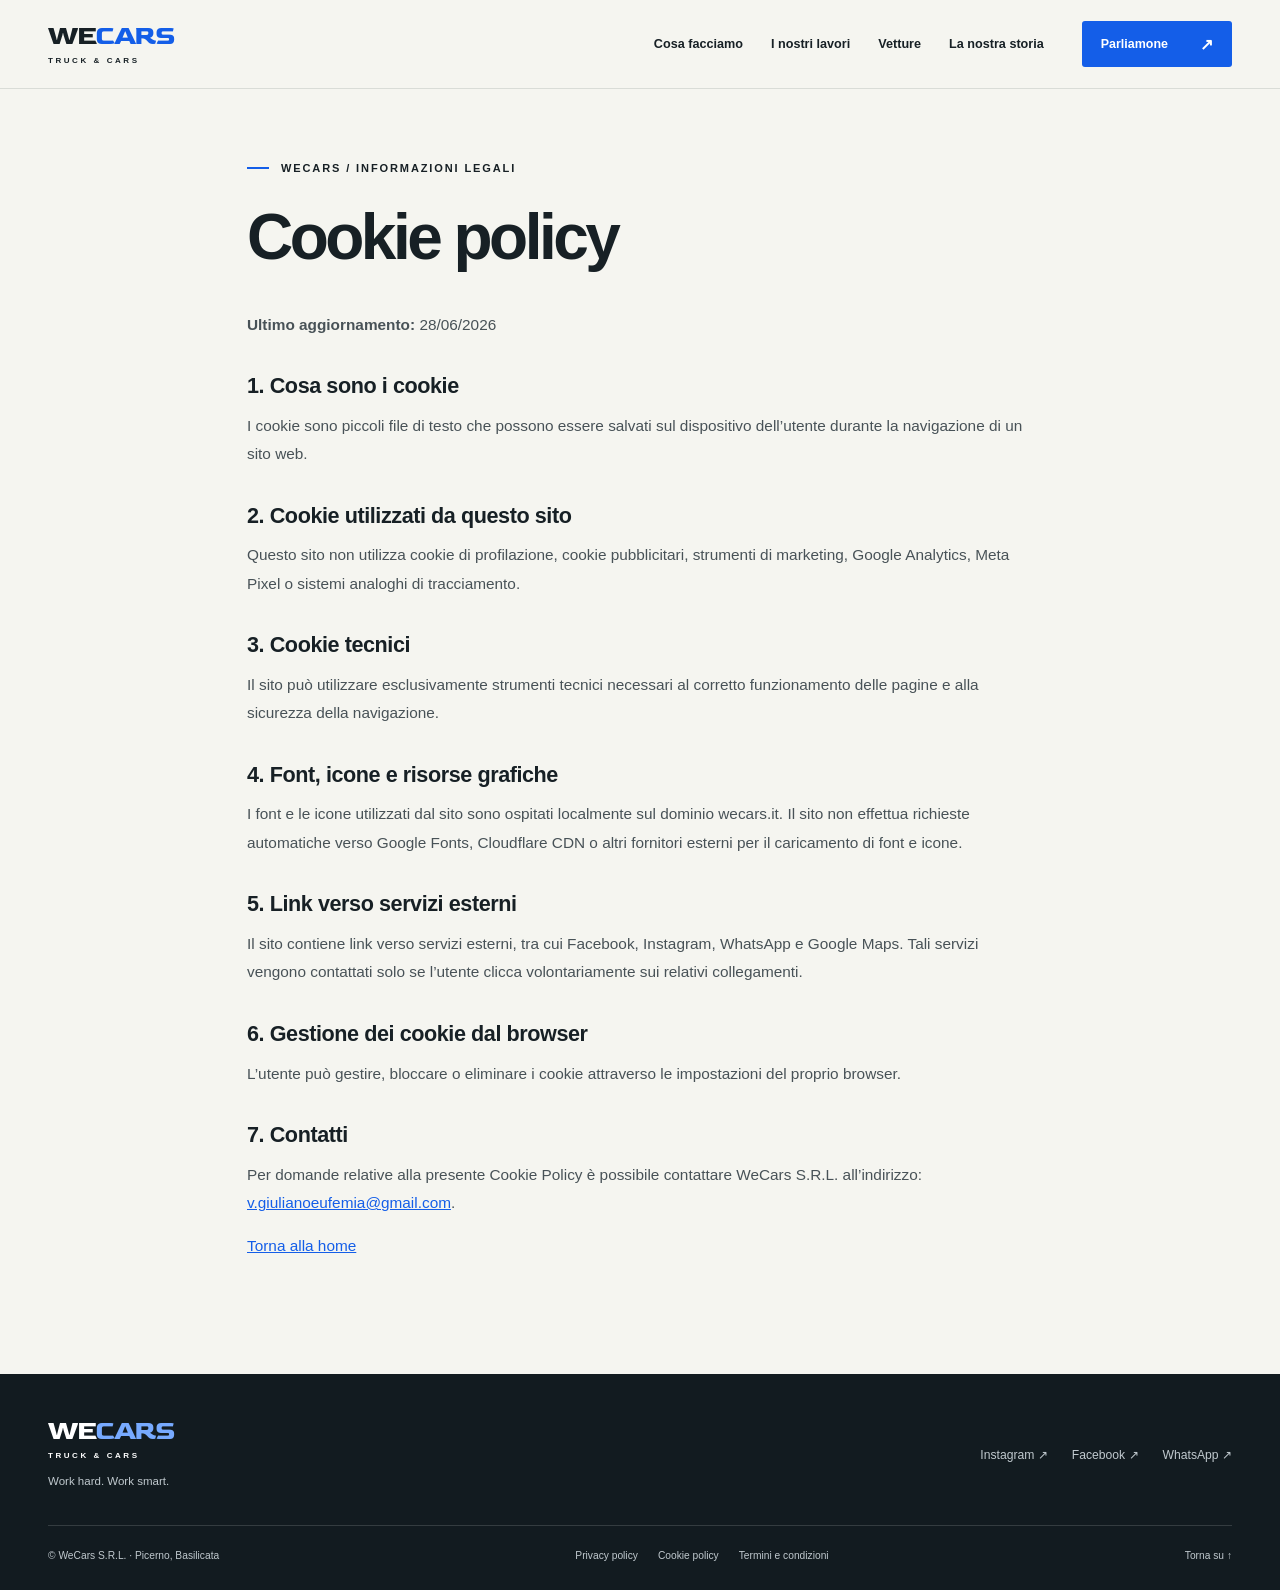
<file: cookie-policy.html>
<!DOCTYPE html>
<html lang="it">
<head>
  <meta charset="UTF-8">
  <meta name="viewport" content="width=device-width, initial-scale=1.0">
  <title>Cookie Policy - WeCars</title>
  <link rel="icon" type="image/x-icon" href="./favicon.ico">
  <link rel="stylesheet" href="./style.css">
  <meta name="theme-color" content="#121b20">
  <link rel="canonical" href="https://www.wecars.it/cookie-policy.html">
  <script src="./script.js" defer></script>
</head>
<body>

  <a class="skip-link" href="#contenuto">Vai al contenuto</a>
  <header class="site-header">
    <div class="container header-inner">
      <a class="brand" href="./index.html" aria-label="WeCars, homepage"><span class="brand-name">WE<b>CARS</b></span><span class="brand-caption">TRUCK &amp; CARS</span></a>
      <button class="menu-toggle" type="button" aria-expanded="false" aria-controls="site-nav">Menu <span aria-hidden="true">☰</span></button>
      <nav class="site-nav" id="site-nav" aria-label="Navigazione principale">
        <a href="./index.html#servizi">Cosa facciamo</a>
        <a href="./index.html#lavori">I nostri lavori</a>
        <a href="./index.html#vetture">Vetture</a>
        <a href="./index.html#chi-siamo">La nostra storia</a>
        <a class="button" href="./index.html#contatti">Parliamone <span aria-hidden="true">↗</span></a>
      </nav>
    </div>
  </header>
  <main class="legal-main" id="contenuto">
    <p class="eyebrow">WeCars / Informazioni legali</p>
    <h1>Cookie policy</h1>

  <div class="legal-copy">
    <p><strong>Ultimo aggiornamento:</strong> 28/06/2026</p>

    <h2>1. Cosa sono i cookie</h2>
    <p>
      I cookie sono piccoli file di testo che possono essere salvati sul dispositivo
      dell’utente durante la navigazione di un sito web.
    </p>

    <h2>2. Cookie utilizzati da questo sito</h2>
    <p>
      Questo sito non utilizza cookie di profilazione, cookie pubblicitari,
      strumenti di marketing, Google Analytics, Meta Pixel o sistemi analoghi
      di tracciamento.
    </p>

    <h2>3. Cookie tecnici</h2>
    <p>
      Il sito può utilizzare esclusivamente strumenti tecnici necessari al corretto
      funzionamento delle pagine e alla sicurezza della navigazione.
    </p>

    <h2>4. Font, icone e risorse grafiche</h2>
    <p>
      I font e le icone utilizzati dal sito sono ospitati localmente sul dominio
      wecars.it. Il sito non effettua richieste automatiche verso Google Fonts,
      Cloudflare CDN o altri fornitori esterni per il caricamento di font e icone.
    </p>

    <h2>5. Link verso servizi esterni</h2>
    <p>
      Il sito contiene link verso servizi esterni, tra cui Facebook, Instagram,
      WhatsApp e Google Maps. Tali servizi vengono contattati solo se l’utente
      clicca volontariamente sui relativi collegamenti.
    </p>

    <h2>6. Gestione dei cookie dal browser</h2>
    <p>
      L’utente può gestire, bloccare o eliminare i cookie attraverso le impostazioni
      del proprio browser.
    </p>

    <h2>7. Contatti</h2>
    <p>
      Per domande relative alla presente Cookie Policy è possibile contattare
      WeCars S.R.L. all’indirizzo:
      <a href="mailto:v.giulianoeufemia@gmail.com">v.giulianoeufemia@gmail.com</a>.
    </p>

    <p>
      <a href="./index.html">Torna alla home</a>
    </p>
  </div>
  </main>
  <footer class="site-footer">
    <div class="container">
      <div class="footer-top">
        <div>
          <a class="brand" href="./index.html" aria-label="WeCars, homepage"><span class="brand-name">WE<b>CARS</b></span><span class="brand-caption">TRUCK &amp; CARS</span></a>
          <p class="footer-tagline">Work hard. Work smart.</p>
        </div>
        <nav class="social-links" aria-label="Seguici sui social">
          <a href="https://www.instagram.com/wecarss/" target="_blank" rel="noopener noreferrer">Instagram ↗</a>
          <a href="https://www.facebook.com/WeCarsItaly?locale=it_IT" target="_blank" rel="noopener noreferrer">Facebook ↗</a>
          <a href="https://wa.me/393881637717" target="_blank" rel="noopener noreferrer">WhatsApp ↗</a>
        </nav>
      </div>
      <div class="footer-bottom">
        <p>© WeCars S.R.L. · Picerno, Basilicata</p>
        <nav class="legal-links" aria-label="Informazioni legali">
          <a href="./privacy-policy.html">Privacy policy</a>
          <a href="./cookie-policy.html">Cookie policy</a>
          <a href="./termini-e-condizioni.html">Termini e condizioni</a>
        </nav>
        <a href="#contenuto">Torna su ↑</a>
      </div>
    </div>
  </footer>

</body>
</html>
</file>
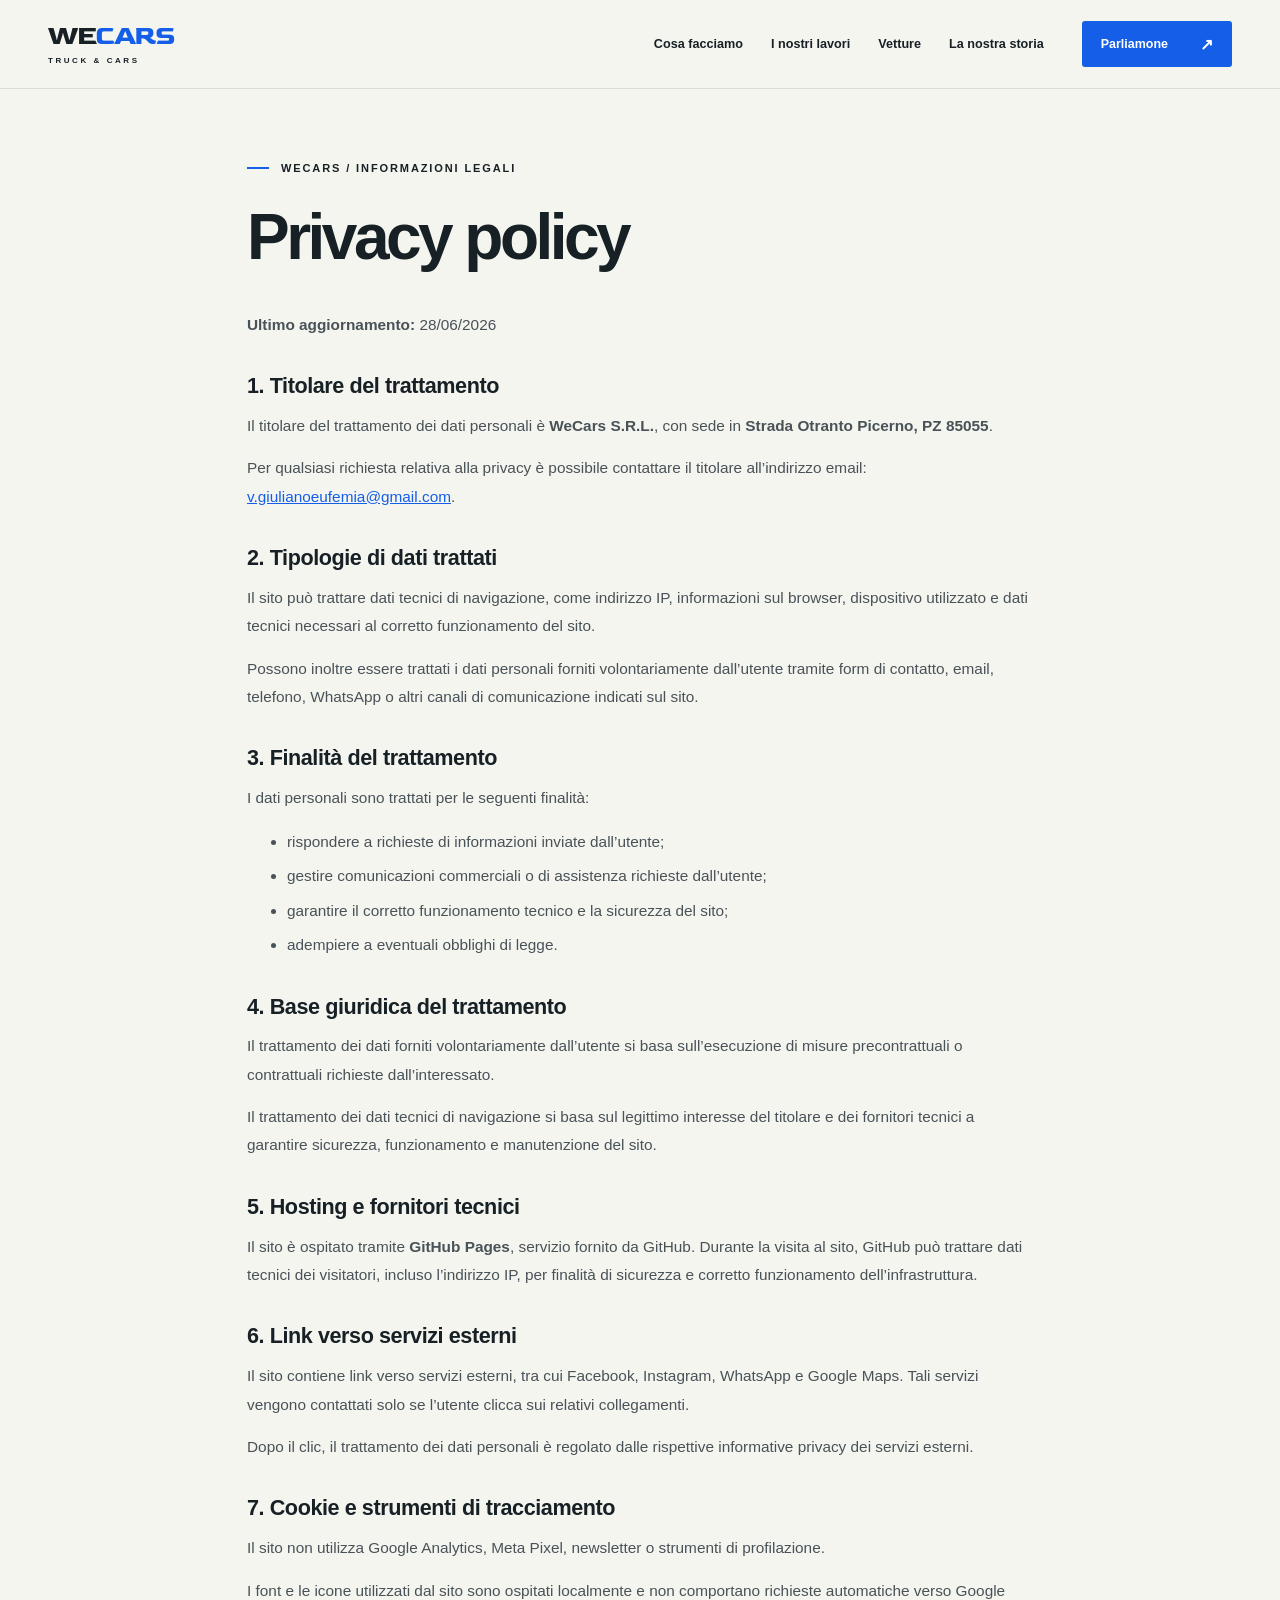
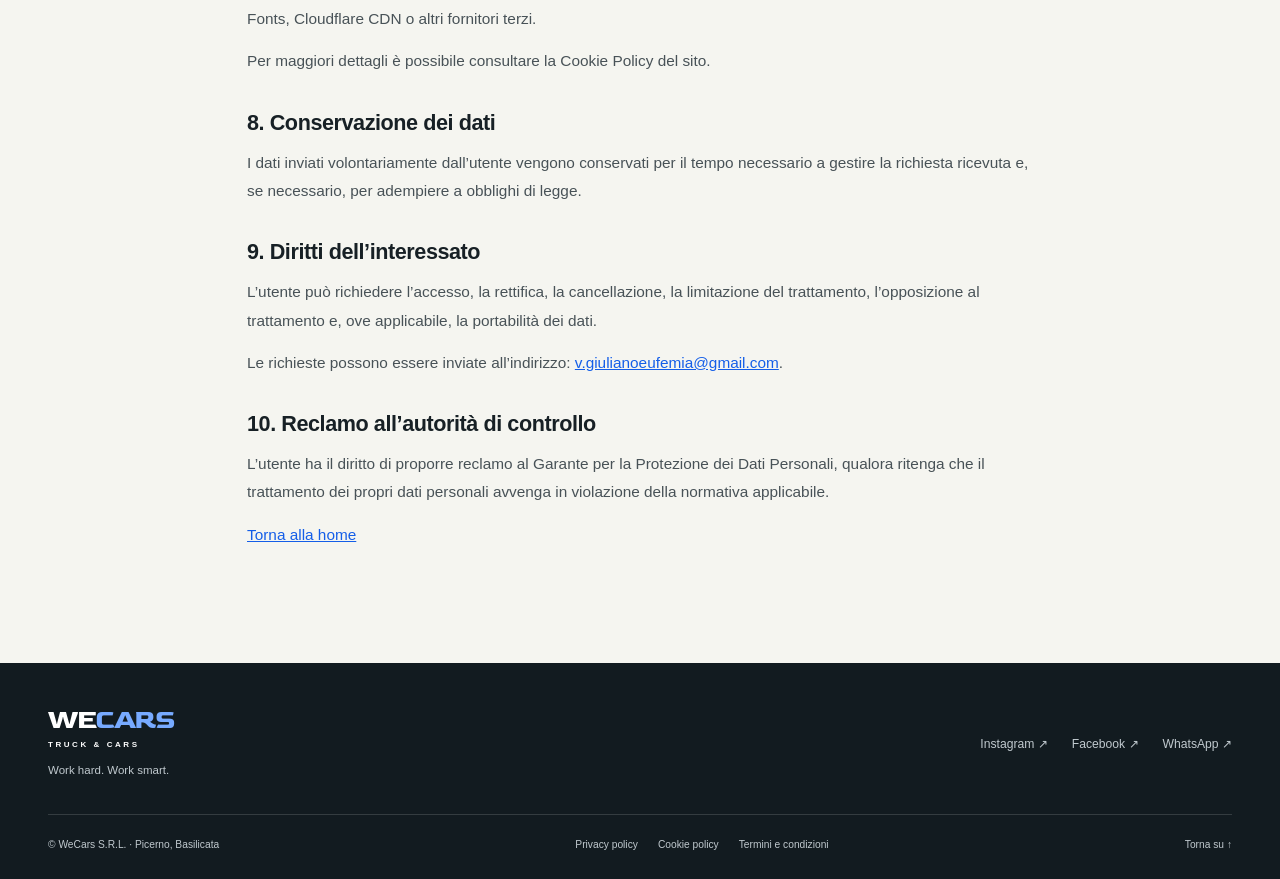
<file: privacy-policy.html>
<!DOCTYPE html>
<html lang="it">
<head>
  <meta charset="UTF-8">
  <meta name="viewport" content="width=device-width, initial-scale=1.0">
  <title>Privacy Policy - WeCars</title>
  <link rel="icon" type="image/x-icon" href="./favicon.ico">
  <link rel="stylesheet" href="./style.css">
  <meta name="theme-color" content="#121b20">
  <link rel="canonical" href="https://www.wecars.it/privacy-policy.html">
  <script src="./script.js" defer></script>
</head>
<body>

  <a class="skip-link" href="#contenuto">Vai al contenuto</a>
  <header class="site-header">
    <div class="container header-inner">
      <a class="brand" href="./index.html" aria-label="WeCars, homepage"><span class="brand-name">WE<b>CARS</b></span><span class="brand-caption">TRUCK &amp; CARS</span></a>
      <button class="menu-toggle" type="button" aria-expanded="false" aria-controls="site-nav">Menu <span aria-hidden="true">☰</span></button>
      <nav class="site-nav" id="site-nav" aria-label="Navigazione principale">
        <a href="./index.html#servizi">Cosa facciamo</a>
        <a href="./index.html#lavori">I nostri lavori</a>
        <a href="./index.html#vetture">Vetture</a>
        <a href="./index.html#chi-siamo">La nostra storia</a>
        <a class="button" href="./index.html#contatti">Parliamone <span aria-hidden="true">↗</span></a>
      </nav>
    </div>
  </header>
  <main class="legal-main" id="contenuto">
    <p class="eyebrow">WeCars / Informazioni legali</p>
    <h1>Privacy policy</h1>

  <div class="legal-copy">
    <p><strong>Ultimo aggiornamento:</strong> 28/06/2026</p>

    <h2>1. Titolare del trattamento</h2>
    <p>
      Il titolare del trattamento dei dati personali è <strong>WeCars S.R.L.</strong>,
      con sede in <strong>Strada Otranto Picerno, PZ 85055</strong>.
    </p>
    <p>
      Per qualsiasi richiesta relativa alla privacy è possibile contattare il titolare
      all’indirizzo email:
      <a href="mailto:v.giulianoeufemia@gmail.com">v.giulianoeufemia@gmail.com</a>.
    </p>

    <h2>2. Tipologie di dati trattati</h2>
    <p>
      Il sito può trattare dati tecnici di navigazione, come indirizzo IP,
      informazioni sul browser, dispositivo utilizzato e dati tecnici necessari
      al corretto funzionamento del sito.
    </p>
    <p>
      Possono inoltre essere trattati i dati personali forniti volontariamente
      dall’utente tramite form di contatto, email, telefono, WhatsApp o altri
      canali di comunicazione indicati sul sito.
    </p>

    <h2>3. Finalità del trattamento</h2>
    <p>I dati personali sono trattati per le seguenti finalità:</p>
    <ul>
      <li>rispondere a richieste di informazioni inviate dall’utente;</li>
      <li>gestire comunicazioni commerciali o di assistenza richieste dall’utente;</li>
      <li>garantire il corretto funzionamento tecnico e la sicurezza del sito;</li>
      <li>adempiere a eventuali obblighi di legge.</li>
    </ul>

    <h2>4. Base giuridica del trattamento</h2>
    <p>
      Il trattamento dei dati forniti volontariamente dall’utente si basa
      sull’esecuzione di misure precontrattuali o contrattuali richieste
      dall’interessato.
    </p>
    <p>
      Il trattamento dei dati tecnici di navigazione si basa sul legittimo interesse
      del titolare e dei fornitori tecnici a garantire sicurezza, funzionamento e
      manutenzione del sito.
    </p>

    <h2>5. Hosting e fornitori tecnici</h2>
    <p>
      Il sito è ospitato tramite <strong>GitHub Pages</strong>, servizio fornito da GitHub.
      Durante la visita al sito, GitHub può trattare dati tecnici dei visitatori,
      incluso l’indirizzo IP, per finalità di sicurezza e corretto funzionamento
      dell’infrastruttura.
    </p>

    <h2>6. Link verso servizi esterni</h2>
    <p>
      Il sito contiene link verso servizi esterni, tra cui Facebook, Instagram,
      WhatsApp e Google Maps. Tali servizi vengono contattati solo se l’utente
      clicca sui relativi collegamenti.
    </p>
    <p>
      Dopo il clic, il trattamento dei dati personali è regolato dalle rispettive
      informative privacy dei servizi esterni.
    </p>

    <h2>7. Cookie e strumenti di tracciamento</h2>
    <p>
      Il sito non utilizza Google Analytics, Meta Pixel, newsletter o strumenti
      di profilazione.
    </p>
    <p>
      I font e le icone utilizzati dal sito sono ospitati localmente e non comportano
      richieste automatiche verso Google Fonts, Cloudflare CDN o altri fornitori
      terzi.
    </p>
    <p>
      Per maggiori dettagli è possibile consultare la Cookie Policy del sito.
    </p>

    <h2>8. Conservazione dei dati</h2>
    <p>
      I dati inviati volontariamente dall’utente vengono conservati per il tempo
      necessario a gestire la richiesta ricevuta e, se necessario, per adempiere
      a obblighi di legge.
    </p>

    <h2>9. Diritti dell’interessato</h2>
    <p>
      L’utente può richiedere l’accesso, la rettifica, la cancellazione, la limitazione
      del trattamento, l’opposizione al trattamento e, ove applicabile, la portabilità
      dei dati.
    </p>
    <p>
      Le richieste possono essere inviate all’indirizzo:
      <a href="mailto:v.giulianoeufemia@gmail.com">v.giulianoeufemia@gmail.com</a>.
    </p>

    <h2>10. Reclamo all’autorità di controllo</h2>
    <p>
      L’utente ha il diritto di proporre reclamo al Garante per la Protezione dei
      Dati Personali, qualora ritenga che il trattamento dei propri dati personali
      avvenga in violazione della normativa applicabile.
    </p>

    <p>
      <a href="./index.html">Torna alla home</a>
    </p>
  </div>
  </main>
  <footer class="site-footer">
    <div class="container">
      <div class="footer-top">
        <div>
          <a class="brand" href="./index.html" aria-label="WeCars, homepage"><span class="brand-name">WE<b>CARS</b></span><span class="brand-caption">TRUCK &amp; CARS</span></a>
          <p class="footer-tagline">Work hard. Work smart.</p>
        </div>
        <nav class="social-links" aria-label="Seguici sui social">
          <a href="https://www.instagram.com/wecarss/" target="_blank" rel="noopener noreferrer">Instagram ↗</a>
          <a href="https://www.facebook.com/WeCarsItaly?locale=it_IT" target="_blank" rel="noopener noreferrer">Facebook ↗</a>
          <a href="https://wa.me/393881637717" target="_blank" rel="noopener noreferrer">WhatsApp ↗</a>
        </nav>
      </div>
      <div class="footer-bottom">
        <p>© WeCars S.R.L. · Picerno, Basilicata</p>
        <nav class="legal-links" aria-label="Informazioni legali">
          <a href="./privacy-policy.html">Privacy policy</a>
          <a href="./cookie-policy.html">Cookie policy</a>
          <a href="./termini-e-condizioni.html">Termini e condizioni</a>
        </nav>
        <a href="#contenuto">Torna su ↑</a>
      </div>
    </div>
  </footer>

</body>
</html>
</file>
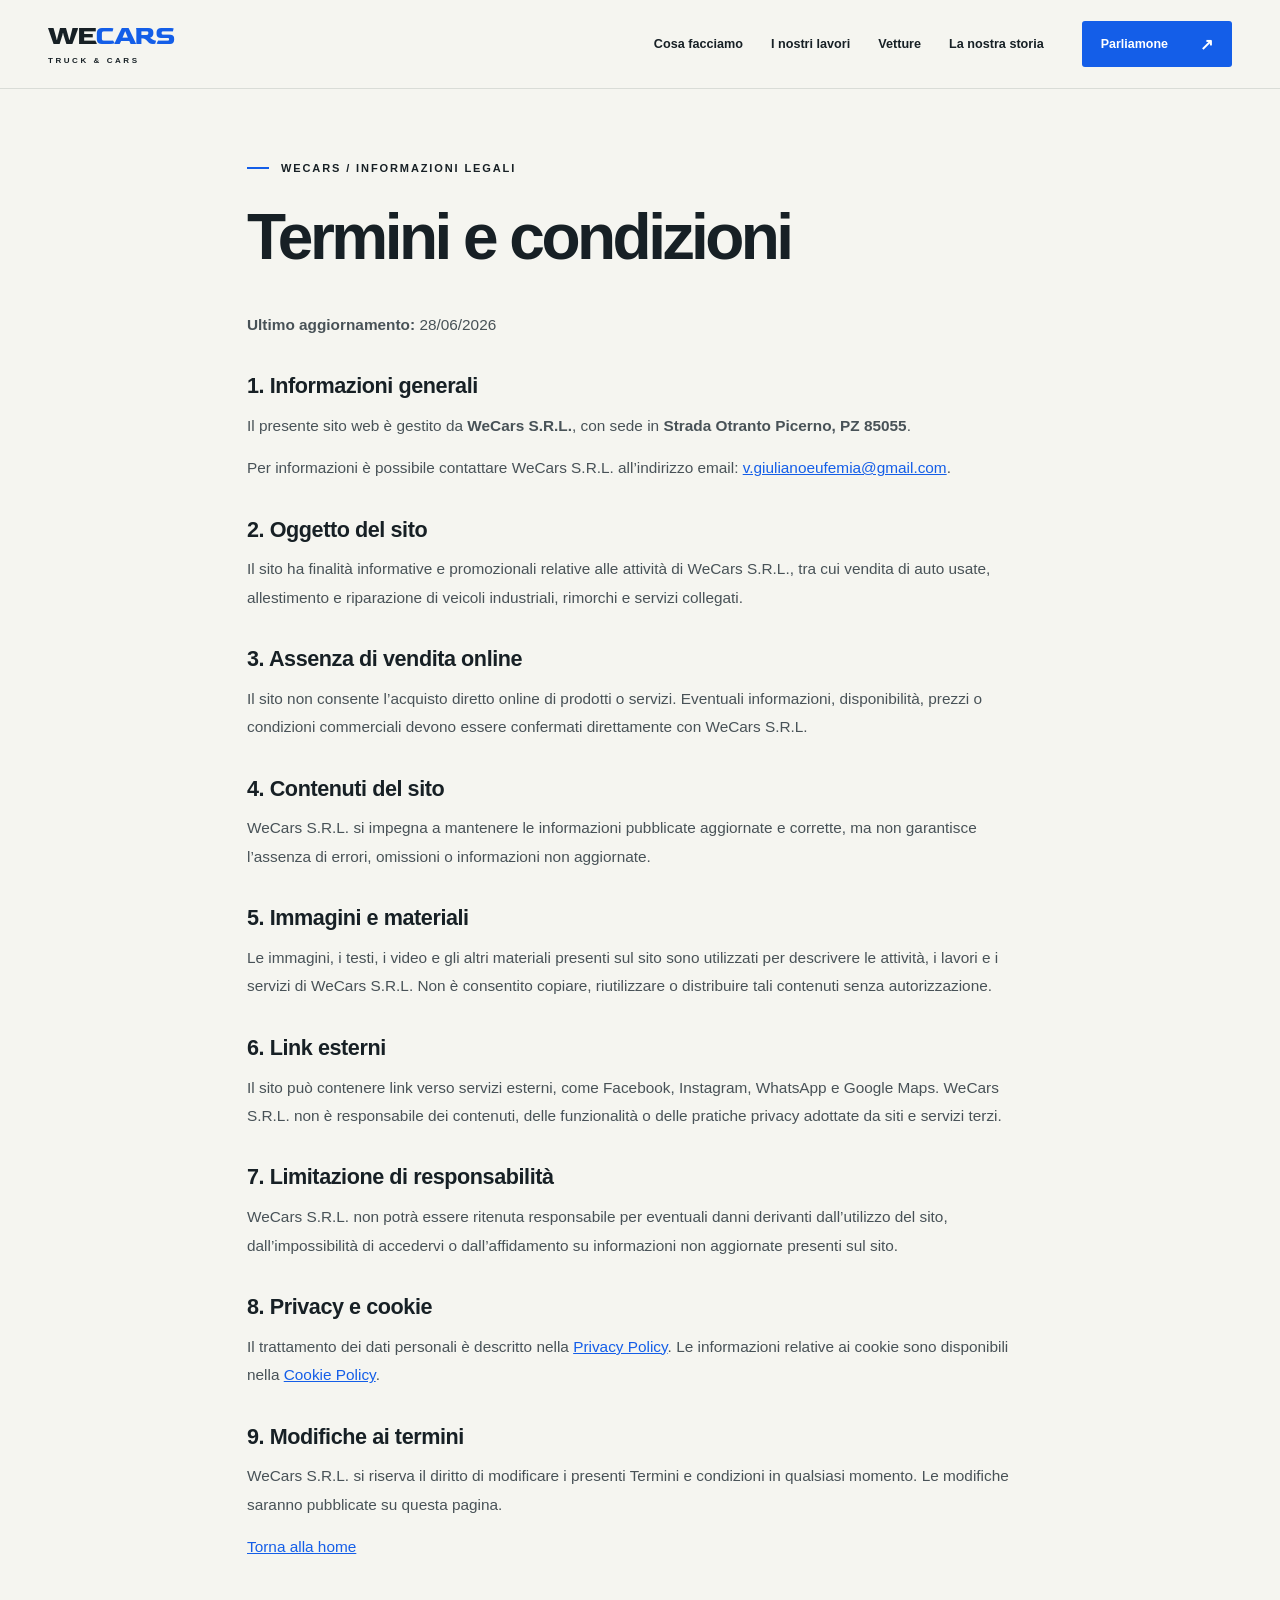
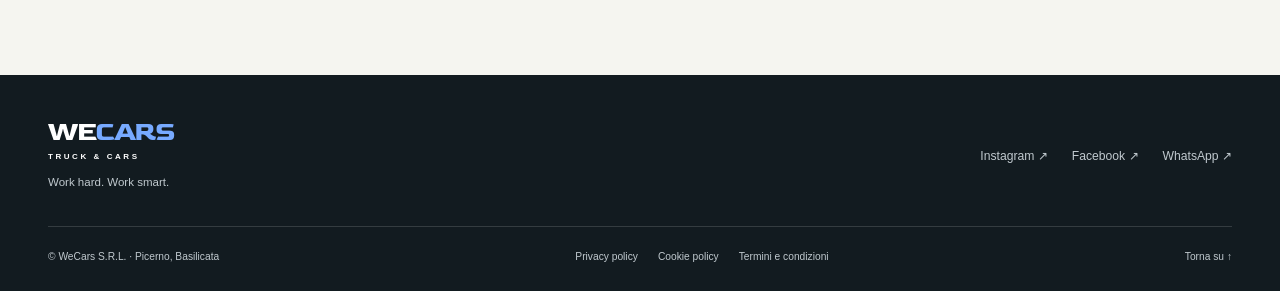
<file: termini-e-condizioni.html>
<!DOCTYPE html>
<html lang="it">
<head>
  <meta charset="UTF-8">
  <meta name="viewport" content="width=device-width, initial-scale=1.0">
  <title>Termini e condizioni - WeCars</title>
  <link rel="icon" type="image/x-icon" href="./favicon.ico">
  <link rel="stylesheet" href="./style.css">
  <meta name="theme-color" content="#121b20">
  <link rel="canonical" href="https://www.wecars.it/termini-e-condizioni.html">
  <script src="./script.js" defer></script>
</head>
<body>

  <a class="skip-link" href="#contenuto">Vai al contenuto</a>
  <header class="site-header">
    <div class="container header-inner">
      <a class="brand" href="./index.html" aria-label="WeCars, homepage"><span class="brand-name">WE<b>CARS</b></span><span class="brand-caption">TRUCK &amp; CARS</span></a>
      <button class="menu-toggle" type="button" aria-expanded="false" aria-controls="site-nav">Menu <span aria-hidden="true">☰</span></button>
      <nav class="site-nav" id="site-nav" aria-label="Navigazione principale">
        <a href="./index.html#servizi">Cosa facciamo</a>
        <a href="./index.html#lavori">I nostri lavori</a>
        <a href="./index.html#vetture">Vetture</a>
        <a href="./index.html#chi-siamo">La nostra storia</a>
        <a class="button" href="./index.html#contatti">Parliamone <span aria-hidden="true">↗</span></a>
      </nav>
    </div>
  </header>
  <main class="legal-main" id="contenuto">
    <p class="eyebrow">WeCars / Informazioni legali</p>
    <h1>Termini e condizioni</h1>

  <div class="legal-copy">
    <p><strong>Ultimo aggiornamento:</strong> 28/06/2026</p>

    <h2>1. Informazioni generali</h2>
    <p>
      Il presente sito web è gestito da <strong>WeCars S.R.L.</strong>,
      con sede in <strong>Strada Otranto Picerno, PZ 85055</strong>.
    </p>
    <p>
      Per informazioni è possibile contattare WeCars S.R.L. all’indirizzo email:
      <a href="mailto:v.giulianoeufemia@gmail.com">v.giulianoeufemia@gmail.com</a>.
    </p>

    <h2>2. Oggetto del sito</h2>
    <p>
      Il sito ha finalità informative e promozionali relative alle attività di
      WeCars S.R.L., tra cui vendita di auto usate, allestimento e riparazione
      di veicoli industriali, rimorchi e servizi collegati.
    </p>

    <h2>3. Assenza di vendita online</h2>
    <p>
      Il sito non consente l’acquisto diretto online di prodotti o servizi.
      Eventuali informazioni, disponibilità, prezzi o condizioni commerciali
      devono essere confermati direttamente con WeCars S.R.L.
    </p>

    <h2>4. Contenuti del sito</h2>
    <p>
      WeCars S.R.L. si impegna a mantenere le informazioni pubblicate aggiornate
      e corrette, ma non garantisce l’assenza di errori, omissioni o informazioni
      non aggiornate.
    </p>

    <h2>5. Immagini e materiali</h2>
    <p>
      Le immagini, i testi, i video e gli altri materiali presenti sul sito sono
      utilizzati per descrivere le attività, i lavori e i servizi di WeCars S.R.L.
      Non è consentito copiare, riutilizzare o distribuire tali contenuti senza
      autorizzazione.
    </p>

    <h2>6. Link esterni</h2>
    <p>
      Il sito può contenere link verso servizi esterni, come Facebook, Instagram,
      WhatsApp e Google Maps. WeCars S.R.L. non è responsabile dei contenuti,
      delle funzionalità o delle pratiche privacy adottate da siti e servizi terzi.
    </p>

    <h2>7. Limitazione di responsabilità</h2>
    <p>
      WeCars S.R.L. non potrà essere ritenuta responsabile per eventuali danni
      derivanti dall’utilizzo del sito, dall’impossibilità di accedervi o
      dall’affidamento su informazioni non aggiornate presenti sul sito.
    </p>

    <h2>8. Privacy e cookie</h2>
    <p>
      Il trattamento dei dati personali è descritto nella
      <a href="./privacy-policy.html">Privacy Policy</a>.
      Le informazioni relative ai cookie sono disponibili nella
      <a href="./cookie-policy.html">Cookie Policy</a>.
    </p>

    <h2>9. Modifiche ai termini</h2>
    <p>
      WeCars S.R.L. si riserva il diritto di modificare i presenti Termini e
      condizioni in qualsiasi momento. Le modifiche saranno pubblicate su questa
      pagina.
    </p>

    <p>
      <a href="./index.html">Torna alla home</a>
    </p>
  </div>
  </main>
  <footer class="site-footer">
    <div class="container">
      <div class="footer-top">
        <div>
          <a class="brand" href="./index.html" aria-label="WeCars, homepage"><span class="brand-name">WE<b>CARS</b></span><span class="brand-caption">TRUCK &amp; CARS</span></a>
          <p class="footer-tagline">Work hard. Work smart.</p>
        </div>
        <nav class="social-links" aria-label="Seguici sui social">
          <a href="https://www.instagram.com/wecarss/" target="_blank" rel="noopener noreferrer">Instagram ↗</a>
          <a href="https://www.facebook.com/WeCarsItaly?locale=it_IT" target="_blank" rel="noopener noreferrer">Facebook ↗</a>
          <a href="https://wa.me/393881637717" target="_blank" rel="noopener noreferrer">WhatsApp ↗</a>
        </nav>
      </div>
      <div class="footer-bottom">
        <p>© WeCars S.R.L. · Picerno, Basilicata</p>
        <nav class="legal-links" aria-label="Informazioni legali">
          <a href="./privacy-policy.html">Privacy policy</a>
          <a href="./cookie-policy.html">Cookie policy</a>
          <a href="./termini-e-condizioni.html">Termini e condizioni</a>
        </nav>
        <a href="#contenuto">Torna su ↑</a>
      </div>
    </div>
  </footer>

</body>
</html>
</file>
<file: style.css>
@font-face {
  font-family:Goldman;
  src:url('./fonts/goldman-v21-latin-700.woff2') format('woff2');
  font-weight:700;
  font-display:swap
}

:root {
  --ink:#172025;
  --muted:#5d6568;
  --paper:#f5f5f0;
  --line:#d9dcd7;
  --blue:#145ee8;
  --blue-light:#77aaff;
  --dark:#121b20
}

* {
  box-sizing:border-box
}
html {
  scroll-behavior:smooth;
  scroll-padding-top:100px
}
body {
  margin:0;
  background:var(--paper);
  color:var(--ink);
  font:16px/1.65 'Segoe UI',Arial,sans-serif;
  -webkit-font-smoothing:antialiased
}
body.dialog-open {
  overflow:hidden
}
a {
  color:inherit;
  text-decoration:none
}
button,input {
  font:inherit
}
button,summary {
  cursor:pointer
}
button {
  color:inherit
}
img,video {
  display:block;
  max-width:100%
}
img {
  height:auto
}
h1,h2,h3,p,figure {
  margin:0
}
h1,h2,h3 {
  line-height:1.1
}
h1,h2 {
  font-weight:700;
  letter-spacing:-.055em
}
h2 {
  font-size:clamp(2.25rem,4.2vw,3.65rem)
}
h3 {
  letter-spacing:-.025em
}
button,a,summary {
  -webkit-tap-highlight-color:transparent
}
:focus-visible {
  outline:3px solid var(--blue-light);
  outline-offset:5px
}
[hidden] {
  display:none!important
}
::selection {
  color:white;
  background:var(--blue)
}

.container {
  width:min(1240px,calc(100% - 96px));
  margin-inline:auto
}
.section {
  padding-block:104px
}
.eyebrow {
  display:flex;
  align-items:center;
  gap:12px;
  font-size:.69rem;
  font-weight:700;
  letter-spacing:.17em;
  text-transform:uppercase;
  margin-bottom:25px
}
.eyebrow::before {
  content:'';
  width:22px;
  height:2px;
  background:var(--blue);
  flex-shrink:0
}
.text-link {
  display:inline-flex;
  align-items:center;
  justify-content:space-between;
  gap:24px;
  font-size:.87rem;
  font-weight:600;
  padding-block:10px;
  border-bottom:1px solid currentColor
}
.text-link span,.button span {
  font-size:1.3em
}
.text-link:hover {
  color:var(--blue)
}
.button {
  min-height:50px;
  display:inline-flex;
  align-items:center;
  justify-content:center;
  gap:32px;
  padding:13px 22px;
  background:var(--blue);
  color:white;
  font-size:.85rem;
  font-weight:600;
  border:1px solid transparent;
  border-radius:3px;
  transition:background .2s,border-color .2s
}
.button:hover {
  background:#104cc0
}
.button-outline {
  background:transparent;
  color:var(--ink);
  border-color:#aeb5b5
}
.button-outline:hover {
  background:#e7eae4;
  border-color:var(--ink)
}
.skip-link {
  position:fixed;
  left:16px;
  top:-100px;
  z-index:100;
  background:white;
  padding:12px 20px
}
.skip-link:focus {
  top:10px
}

/* Navigation is also usable without JavaScript. */
.site-header {
  position:sticky;
  top:0;
  z-index:30;
  background:var(--paper);
  border-bottom:1px solid var(--line)
}
.header-inner {
  min-height:88px;
  display:flex;
  align-items:center;
  justify-content:space-between;
  gap:32px
}
.brand {
  display:inline-flex;
  flex-direction:column;
  flex-shrink:0;
  line-height:1
}
.brand-name {
  font:700 26px/1 Goldman,sans-serif;
  letter-spacing:-.055em
}
.brand-name b {
  color:var(--blue)
}
.brand-caption {
  font-size:8px;
  font-weight:700;
  letter-spacing:.32em;
  margin-top:7px
}
.site-nav {
  display:flex;
  align-items:center;
  gap:28px
}
.site-nav>a:not(.button) {
  font-size:.79rem;
  font-weight:600;
  padding-block:12px
}
.site-nav>a:not(.button):hover {
  color:var(--blue)
}
.site-nav .button {
  margin-left:10px;
  min-height:43px;
  padding:9px 18px;
  font-size:.78rem
}
.menu-toggle {
  display:none;
  border:1px solid var(--line);
  background:transparent;
  border-radius:3px;
  padding:8px 12px
}

/* Opening: real workshop photography and a clear message. */
.hero {
  background:var(--dark);
  color:white;
  overflow:hidden
}
.hero-main {
  display:grid;
  grid-template-columns:1fr 1.04fr;
  min-height:590px
}
.hero-copy {
  padding:70px 44px 64px 0;
  position:relative;
  z-index:1
}
.hero .eyebrow {
  color:#c4cdd1;
  font-size:.63rem
}
.hero .eyebrow::before {
  background:var(--blue-light)
}
.hero h1 {
  font-size:clamp(3.5rem,5.75vw,5.5rem);
  line-height:1.02;
  letter-spacing:-.065em
}
.hero h1 em {
  font-style:normal;
  color:var(--blue-light)
}
.hero-description {
  color:#bfc7cb;
  max-width:350px;
  font-size:.94rem;
  line-height:1.8;
  margin-top:25px
}
.hero-actions {
  display:flex;
  align-items:center;
  gap:24px;
  flex-wrap:wrap;
  margin-top:32px
}
.hero-actions .text-link {
  font-size:.8rem;
  border-color:#617079
}
.hero-actions .text-link:hover {
  color:var(--blue-light)
}
.hero-visual {
  position:relative;
  margin-right:min(-48px,calc((1240px - 100vw)/2));
  min-width:0
}
.hero-visual>img {
  width:100%;
  height:100%;
  position:absolute;
  object-fit:cover;
  object-position:60% center
}
.hero-visual::after {
  content:'';
  position:absolute;
  inset:0;
  background:linear-gradient(90deg,rgba(18,27,32,.2),transparent 40%),linear-gradient(0deg,rgba(18,27,32,.8),transparent 45%)
}
.photo-caption {
  position:absolute;
  bottom:30px;
  left:32px;
  right:32px;
  z-index:1;
  display:flex;
  align-items:center;
  gap:18px
}
.photo-caption>span {
  width:40px;
  height:40px;
  display:grid;
  place-items:center;
  border:1px solid #ffffff50;
  border-radius:50%
}
.photo-caption p {
  font-size:.78rem;
  font-weight:600
}
.photo-caption small {
  display:block;
  font-size:.66rem;
  font-weight:400;
  color:#cbd2d5;
  margin-top:3px
}
.hero-foot {
  border-top:1px solid #ffffff20
}
.hero-foot-inner {
  display:grid;
  grid-template-columns:1.1fr 1fr 1fr 1fr;
  align-items:center;
  min-height:108px;
  gap:32px
}
.heritage-stat {
  display:flex;
  align-items:center;
  gap:15px
}
.heritage-stat strong {
  font-size:2.8rem;
  line-height:1;
  letter-spacing:-.07em
}
.heritage-stat span {
  font-size:.69rem;
  line-height:1.5;
  color:#bdc7cd
}
.hero-value {
  border-left:1px solid #ffffff25;
  padding-left:28px
}
.hero-value strong {
  display:block;
  font-size:.8rem;
  font-weight:600
}
.hero-value span {
  display:block;
  font-size:.68rem;
  color:#aab7bf;
  margin-top:4px
}

.section-heading {
  display:flex;
  justify-content:space-between;
  align-items:flex-end;
  gap:35px;
  margin-bottom:40px
}
.section-heading .eyebrow {
  margin-bottom:19px
}
.section-intro {
  color:var(--muted);
  max-width:345px;
  font-size:.9rem
}
.services {
  padding-bottom:92px
}
.service-grid {
  display:grid;
  grid-template-columns:repeat(4,1fr);
  border-top:1px solid var(--line);
  border-bottom:1px solid var(--line)
}
.service-card {
  position:relative;
  padding:30px 25px 30px 0
}
.service-card+.service-card {
  padding-left:25px;
  border-left:1px solid var(--line)
}
.service-number {
  color:var(--blue);
  font:600 .68rem/1.4 monospace
}
.service-card h3 {
  margin-block:26px 12px;
  font-size:1.25rem
}
.service-card p {
  color:var(--muted);
  font-size:.81rem;
  line-height:1.75;
  max-width:220px
}
.service-card .service-arrow {
  display:inline-block;
  color:var(--blue);
  margin-top:25px;
  font-size:1.4rem;
  transition:transform .2s
}
.service-card:hover h3 {
  color:var(--blue)
}
.service-card:hover .service-arrow {
  transform:translate(3px,-3px)
}

.works {
  background:#e9ece7
}
.filter-row {
  display:flex;
  align-items:center;
  justify-content:space-between;
  gap:20px;
  margin-bottom:30px
}
.filters {
  display:flex;
  gap:7px;
  flex-wrap:wrap
}
.filter {
  padding:10px 17px;
  min-height:44px;
  border:1px solid #bbc2bd;
  border-radius:3px;
  background:transparent;
  font-size:.76rem;
  font-weight:600
}
.filter:hover {
  border-color:var(--ink)
}
.filter[aria-pressed='true'] {
  background:var(--ink);
  color:white;
  border-color:var(--ink)
}
.result-count {
  font-size:.72rem;
  color:var(--muted)
}
.project-grid,.car-grid {
  display:grid;
  grid-template-columns:repeat(3,minmax(0,1fr));
  gap:30px 24px
}
.project-card {
  min-width:0
}
.project-image {
  display:block;
  position:relative;
  overflow:hidden;
  background:#ced5d1;
  aspect-ratio:4/3;
  border-radius:3px
}
.project-image img {
  width:100%;
  height:100%;
  object-fit:cover;
  transition:transform .4s
}
.project-image:hover img {
  transform:scale(1.035)
}
.image-open {
  position:absolute;
  right:12px;
  bottom:12px;
  width:37px;
  height:37px;
  display:grid;
  place-items:center;
  background:var(--paper);
  color:var(--ink);
  border-radius:2px;
  font-size:1.2rem
}
.project-kind {
  color:#4d5d56;
  font-size:.62rem;
  letter-spacing:.12em;
  text-transform:uppercase;
  margin-top:18px
}
.project-card h3 {
  font-size:1.12rem;
  margin-top:7px;
  line-height:1.25
}
.project-card>p:last-of-type {
  color:var(--muted);
  font-size:.79rem;
  line-height:1.65;
  margin-top:8px
}
.project-card .text-link {
  font-size:.73rem;
  padding-block:8px;
  margin-top:6px
}
.project-image.video-tile {
  color:white;
  background:var(--dark);
  padding:28px;
  display:flex;
  flex-direction:column;
  justify-content:space-between
}
.video-tile>span:first-child {
  font-size:.62rem;
  letter-spacing:.15em;
  text-transform:uppercase;
  color:#bdc7cd
}
.video-tile .play-symbol {
  font-size:2rem;
  color:var(--blue-light)
}
.video-tile strong {
  font-size:1.5rem;
  font-weight:500;
  max-width:200px;
  line-height:1.2;
  letter-spacing:-.03em
}
.more-row {
  text-align:center;
  margin-top:36px
}

.cars .section-heading {
  margin-bottom:35px
}
.car-card {
  background:white;
  border:1px solid var(--line);
  border-radius:3px;
  overflow:hidden
}
.car-image {
  display:block;
  height:245px;
  overflow:hidden;
  position:relative;
  background:#e4e7e4
}
.car-image img {
  width:100%;
  height:100%;
  object-fit:cover;
  object-position:center 60%;
  transition:transform .4s
}
.car-image:hover img {
  transform:scale(1.035)
}
.car-body {
  padding:23px
}
.car-label {
  font-size:.62rem;
  letter-spacing:.12em;
  color:var(--muted);
  text-transform:uppercase;
  margin-bottom:9px
}
.car-body h3 {
  font-size:1.16rem
}
.car-specs {
  display:flex;
  gap:15px;
  font-size:.76rem;
  color:var(--muted);
  margin-top:14px;
  min-height:26px
}
.car-body .text-link {
  display:flex;
  border-bottom:0;
  border-top:1px solid var(--line);
  margin-top:18px;
  padding:15px 0 0;
  color:var(--blue);
  font-size:.77rem
}
.availability-note {
  font-size:.74rem;
  color:var(--muted);
  margin-top:24px
}

.story {
  background:var(--dark);
  color:white
}
.story-grid {
  display:grid;
  grid-template-columns:1fr 1fr;
  gap:90px;
  align-items:center
}
.story-image {
  position:relative;
  padding-bottom:30px
}
.story-image img {
  width:100%;
  aspect-ratio:767 / 504;
  object-fit:contain;
  border-radius:3px
}
.story-badge {
  position:absolute;
  bottom:0;
  right:-28px;
  background:var(--blue);
  color:white;
  padding:23px 30px;
  display:flex;
  gap:20px;
  align-items:center
}
.story-badge strong {
  font-size:3.1rem;
  font-weight:600;
  letter-spacing:-.06em;
  line-height:1
}
.story-badge span {
  font-size:.7rem;
  line-height:1.5
}
.story .eyebrow {
  color:#bdc7cd
}
.story h2 {
  margin-bottom:28px
}
.story-copy>p:not(.eyebrow) {
  color:#bdc7cd;
  font-size:.88rem;
  line-height:1.9;
  margin-top:16px
}
.story-copy .text-link {
  margin-top:25px;
  color:white;
  border-color:#617079
}
.story-copy .text-link:hover {
  color:var(--blue-light)
}
.review-grid {
  display:grid;
  grid-template-columns:repeat(3,1fr);
  gap:32px
}
.review {
  border-top:1px solid var(--line);
  padding-top:25px;
  display:flex;
  flex-direction:column
}
.quote-mark {
  color:var(--blue);
  font:4rem/.85 Georgia,serif
}
.review blockquote {
  font-size:.95rem;
  line-height:1.9;
  margin:15px 0 26px
}
.review figcaption {
  font-size:.76rem;
  font-weight:600;
  margin-top:auto
}

.contact {
  background:var(--blue);
  color:white
}
.contact-grid {
  display:grid;
  grid-template-columns:1.2fr 1fr;
  gap:80px
}
.contact .eyebrow::before {
  background:white
}
.contact h2 {
  font-size:clamp(2.6rem,5vw,4rem)
}
.contact-intro {
  max-width:380px;
  margin-top:24px;
  font-size:.92rem;
  color:#e2ebff
}
.contact-actions {
  display:flex;
  flex-wrap:wrap;
  gap:12px;
  margin-top:30px
}
.contact .button {
  background:white;
  color:#104cc0
}
.contact .button:hover {
  background:#e2ebff
}
.contact .button-outline {
  background:transparent;
  border-color:#94b6fb;
  color:white
}
.contact .button-outline:hover {
  background:#104cc0
}
.contact-details {
  align-self:center
}
.contact-detail {
  border-top:1px solid #ffffff45;
  padding:19px 0
}
.contact-detail dt {
  font-size:.63rem;
  text-transform:uppercase;
  letter-spacing:.13em;
  color:#d7e5ff;
  margin-bottom:7px
}
.contact-detail dd {
  margin:0;
  font-size:.91rem;
  overflow-wrap:anywhere
}
.contact-detail a:hover {
  text-decoration:underline;
  text-underline-offset:5px
}
.contact-detail small {
  display:block;
  font-size:.74rem;
  margin-top:5px
}
.site-footer {
  background:var(--dark);
  color:#c0c9ce;
  padding:45px 0 25px
}
.footer-top {
  display:flex;
  justify-content:space-between;
  align-items:center;
  gap:30px;
  padding-bottom:34px
}
.site-footer .brand {
  color:white
}
.site-footer .brand-name b {
  color:var(--blue-light)
}
.footer-tagline {
  margin-top:12px;
  font-size:.72rem
}
.social-links {
  display:flex;
  flex-wrap:wrap;
  gap:24px;
  font-size:.76rem
}
.site-footer a:hover {
  color:white
}
.footer-bottom {
  border-top:1px solid #ffffff25;
  padding-top:22px;
  display:flex;
  flex-wrap:wrap;
  justify-content:space-between;
  gap:15px;
  font-size:.64rem
}
.legal-links {
  display:flex;
  flex-wrap:wrap;
  gap:20px
}
.site-footer .legal-links a:hover {
  text-decoration:underline
}

/* Native dialog handles focus containment and Escape-to-close. */
.media-dialog {
  width:min(1080px,calc(100% - 32px));
  max-height:calc(100dvh - 32px);
  padding:0;
  border:1px solid #ffffff30;
  border-radius:5px;
  background:var(--dark);
  color:white
}
.media-dialog::backdrop {
  background:#071014e8
}
.dialog-header {
  display:flex;
  align-items:center;
  justify-content:space-between;
  gap:20px;
  padding:15px 22px;
  border-bottom:1px solid #ffffff25
}
.dialog-header h2 {
  font-size:1rem;
  letter-spacing:-.01em;
  line-height:1.4
}
.dialog-close,.dialog-arrow {
  border:1px solid #ffffff40;
  color:white;
  background:transparent;
  border-radius:3px;
  min-width:44px;
  min-height:44px;
  padding:8px 12px
}
.dialog-close:hover,.dialog-arrow:hover {
  background:#ffffff20
}
.dialog-media {
  display:flex;
  align-items:center;
  justify-content:center;
  min-height:160px;
  background:#080e12
}
.dialog-media img,.dialog-media video {
  max-height:calc(100dvh - 220px);
  width:100%;
  object-fit:contain
}
.dialog-footer {
  padding:14px 22px;
  display:flex;
  align-items:center;
  justify-content:space-between;
  gap:16px
}
.dialog-footer a {
  font-size:.74rem;
  text-decoration:underline
}
.dialog-navigation {
  display:flex;
  align-items:center;
  gap:15px
}
.dialog-counter {
  font-size:.75rem;
  color:#c0c9ce;
  min-width:40px;
  text-align:center
}
.dialog-status {
  padding-inline:22px;
  font-size:.83rem
}
.dialog-status:not(:empty) {
  padding-block:15px
}

/* Shared presentation for legal documents;
   their wording is preserved. */
.legal-main {
  max-width:850px;
  margin:0 auto;
  padding:70px 32px 100px
}
.legal-main h1 {
  font-size:clamp(2.4rem,6vw,4rem);
  margin-bottom:38px
}
.legal-copy {
  color:#485257;
  font-size:.96rem;
  line-height:1.85
}
.legal-copy h2 {
  color:var(--ink);
  font-size:1.35rem;
  letter-spacing:-.02em;
  margin:35px 0 13px
}
.legal-copy p {
  margin-block:14px
}
.legal-copy a {
  color:var(--blue);
  text-decoration:underline;
  overflow-wrap:anywhere
}
.legal-copy li {
  margin-block:6px
}

@media(min-width:1600px) {
  .hero-visual {
  margin-right:0
}

}

@media(max-width:1100px) {
  .container {
  width:calc(100% - 64px)
}
.site-nav {
  gap:18px
}
.hero-visual {
  margin-right:-32px
}
.hero-copy {
  padding-right:25px
}
.hero h1 {
  font-size:4.4rem
}
.hero-main {
  min-height:570px
}
.hero-actions {
  gap:18px
}
.hero-value {
  padding-left:20px
}
.hero-foot-inner {
  gap:18px
}
.story-grid {
  gap:60px
}
.contact-grid {
  gap:45px
}
.car-image {
  height:200px
}

}

@media(max-width:800px) {
  html {
  scroll-padding-top:90px
}
.container {
  width:calc(100% - 40px)
}
.section {
  padding-block:68px
}
.header-inner {
  min-height:76px;
  flex-wrap:wrap;
  gap:0;
  padding-block:17px
}
.brand-name {
  font-size:24px
}
.site-nav {
  width:100%;
  flex-wrap:wrap;
  gap:10px 20px;
  padding-top:18px
}
.site-nav .button {
  margin-left:0
}
.js .menu-toggle {
  display:block
}
.js .site-nav {
  display:none
}
.js .site-nav.is-open {
  display:flex
}
.hero-main {
  grid-template-columns:1fr 1fr;
  min-height:520px
}
.hero h1 {
  font-size:clamp(2.75rem,6.5vw,4rem)
}
.hero-copy {
  padding-block:50px
}
.hero .eyebrow {
  font-size:.56rem;
  letter-spacing:.12em
}
.hero-description {
  font-size:.85rem
}
.hero-visual {
  margin-right:-20px
}
.photo-caption {
  left:20px;
  right:20px
}
.photo-caption>span {
  display:none
}
.hero-foot-inner {
  grid-template-columns:1fr 1fr;
  gap:25px;
  padding-block:25px
}
.hero-value:nth-child(3) {
  border-left:0;
  padding-left:0
}
.section-heading {
  align-items:flex-start;
  flex-direction:column;
  gap:20px
}
.section-intro {
  max-width:490px
}
.service-grid {
  grid-template-columns:1fr 1fr
}
.service-card:nth-child(3) {
  padding-left:0;
  border-left:0
}
.service-card:nth-child(n+3) {
  border-top:1px solid var(--line)
}
.project-grid,.car-grid {
  grid-template-columns:1fr 1fr;
  gap:28px 20px
}
.story-grid {
  gap:35px
}
.story-badge {
  right:-15px;
  padding:18px;
  gap:10px
}
.story h2 {
  font-size:2.2rem
}
.review-grid {
  gap:22px
}
.review blockquote {
  font-size:.85rem
}
.contact-grid {
  grid-template-columns:1fr;
  gap:32px
}
.contact-details {
  margin:0
}

}

@media(max-width:560px) {
  .hero-main {
  grid-template-columns:1fr
}
.hero-copy {
  padding:45px 0 40px
}
.hero h1 {
  font-size:clamp(3.4rem,13vw,4.6rem)
}
.hero .eyebrow {
  font-size:.58rem
}
.hero-description {
  max-width:330px;
  font-size:.9rem
}
.hero-actions {
  gap:22px
}
.hero-actions .button {
  gap:22px
}
.hero-visual {
  height:335px;
  margin-inline:-20px
}
.hero-visual>img {
  object-position:center 56%
}
.photo-caption {
  bottom:20px
}
.hero-foot-inner {
  gap:24px 12px
}
.heritage-stat strong {
  font-size:2.4rem
}
.heritage-stat {
  gap:10px
}
.hero-value {
  padding-left:15px
}
.hero-value strong {
  font-size:.73rem
}
.hero-value span {
  font-size:.63rem
}
.eyebrow {
  font-size:.62rem;
  margin-bottom:20px
}
.service-card {
  padding-right:15px
}
.service-card+.service-card {
  padding-left:17px
}
.service-card:nth-child(3) {
  padding-left:0
}
.service-card h3 {
  font-size:1.1rem
}
.filter-row {
  align-items:flex-start;
  flex-direction:column;
  gap:12px
}
.filter {
  font-size:.69rem;
  padding-inline:12px
}
.project-grid,.car-grid {
  grid-template-columns:1fr;
  gap:30px
}
.project-image {
  aspect-ratio:4/3
}
.car-image {
  height:auto;
  aspect-ratio:4/3
}
.story-grid {
  grid-template-columns:1fr;
  gap:48px
}
.story-image {
  margin-right:15px
}
.story-image img {
  aspect-ratio:767 / 504
}
.story h2 {
  font-size:2.5rem
}
.review-grid {
  grid-template-columns:1fr;
  gap:32px
}
.review blockquote {
  font-size:.95rem
}
.footer-top {
  flex-direction:column;
  align-items:flex-start
}
.footer-bottom {
  flex-direction:column;
  gap:20px
}
.dialog-header {
  padding:12px
}
.dialog-footer {
  padding:12px;
  flex-wrap:wrap
}
.dialog-header h2 {
  font-size:.86rem
}
.legal-main {
  padding:50px 20px 70px
}

}

@media(prefers-reduced-motion:reduce) {
  html {
  scroll-behavior:auto
}
*,*::before,*::after {
  transition:none!important;
  animation:none!important
}

}
</file>
